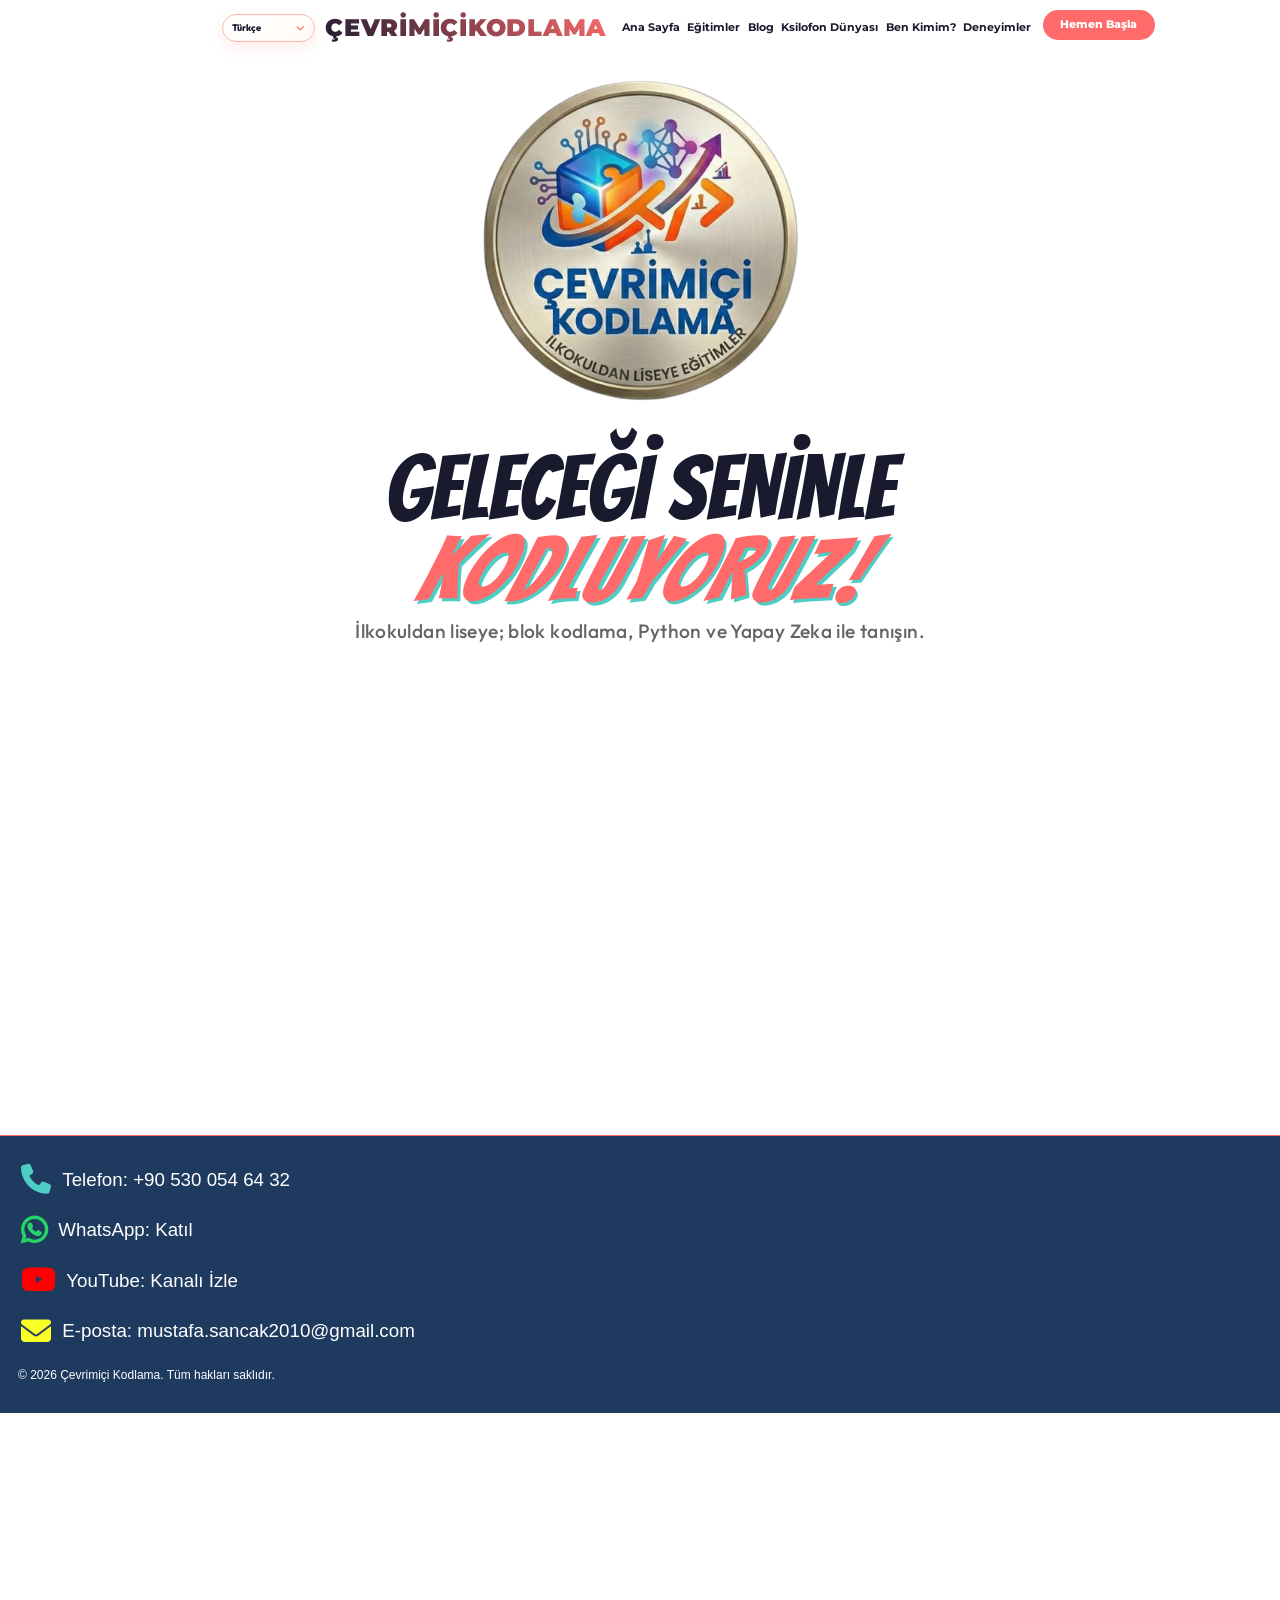
<file: index.html>
<!DOCTYPE html>
<html lang="tr">
<head>
    <meta charset="UTF-8">
    <meta name="viewport" content="width=device-width, initial-scale=1.0">
    <meta name="description" content="Ege Üniversitesi mezunu eğitmenden profesyonel blok ve metin tabanlı kodlama eğitimleri. Çocuklar ve gençler için modern programlama dersleri ve teknoloji danışmanlığı.">
    <meta name="keywords" content="design, dizayn, tasarım, programlama, program, programming,kodlama">
    <title>Çevrimiçi Kodlama | Geleceği Kodla</title>
    <link rel="icon" type="image/png" href="logo.png">
    <link rel="apple-touch-icon" href="logo.png">
    
    <link rel="stylesheet" href="https://cdnjs.cloudflare.com/ajax/libs/font-awesome/6.5.1/css/all.min.css">
    <link href="https://cdn.jsdelivr.net/npm/bootstrap@5.3.2/dist/css/bootstrap.min.css" rel="stylesheet">
    <link rel="stylesheet" href="style.css">
    <link href="https://unpkg.com/aos@2.3.1/dist/aos.css" rel="stylesheet">
    <link href="https://fonts.googleapis.com/css2?family=Bangers&family=Montserrat:wght@700;900&family=Outfit:wght@400;800&display=swap" rel="stylesheet">
    <link href="https://fonts.googleapis.com/css2?family=Dancing+Script:wght@400;700&display=swap" rel="stylesheet">
    <link href="https://fonts.googleapis.com/css2?family=Archivo+Black&display=swap" rel="stylesheet">

    <script>
        window.addEventListener('scroll', function() {
            if (window.innerWidth <= 768) return; // Mobilde kaydırma opaklık animasyonunu kapat
            const sections = document.querySelectorAll('section');
            sections.forEach(section => {
                const rect = section.getBoundingClientRect();
                const viewHeight = window.innerHeight;
                let opacity = 1 - (Math.abs(rect.top) / (viewHeight / 1.5));
                if (opacity < 0) opacity = 0;
                if (opacity > 1) opacity = 1;
                section.style.opacity = opacity;
            });
        });
    </script>
</head>
<body>

    <nav class="navbar navbar-expand-lg fixed-top bg-white shadow-sm">
        <div class="container">
            <a class="navbar-brand nav-logo" href="index.html"><b><span>Çevrimiçi</span> Kodlama</b></a>
            <button class="navbar-toggler collapsed" type="button" aria-expanded="false">
            <span class="navbar-toggler-icon"></span>
            </button>
            <div class="collapse navbar-collapse justify-content-end" id="navbarNav">
                <div>
                    <ul class="navbar-nav ms-auto align-items-center">
                        <li class="nav-item"><a class="nav-link fw-bold" href="index.html">Ana Sayfa</a></li>
                        <li class="nav-item"><a class="nav-link fw-bold" href="#courses">Eğitimler</a></li>
                        <li class="nav-item">
                            <a class="nav-link" href="blog.html">Blog</a>
                        </li>
                        <li class="nav-item">
                            <a class="nav-link" href="app.html">Ksilofon Dünyası
                            </a>
                        </li>
                        <li class="nav-item"><a class="nav-link fw-bold" href="about.html">Ben Kimim?</a></li>
                        <li class="nav-item"><a class="nav-link fw-bold" href="about.html#experience">Deneyimler</a></li>
                        <li class="nav-item">
                            <a class="nav-link nav-btn" href="basla.html">
                            <span class="btn-text">Hemen Başla</span>
                            <span class="btn-icon"><i class="fas fa-arrow-right"></i></span>
                            </a>
                        </li>
                    </ul>
                </div>
            </div>
        </div>
    </nav>

    <section id="home" class="hero d-flex align-items-center justify-content-center">
        <div class="container text-center" data-aos="zoom-in">
            <div  class="logo-wrapper mb-4 mt-4">
                <img src="logo.png" alt="Logo" class="main-logo img-fluid">
            </div>
            <h1 class="hero-title">GELECEĞİ SENİNLE <br><span>KODLUYORUZ!</span></h1>
            <p id="courses" class="hero-subtitle mx-auto">İlkokuldan liseye; blok kodlama, Python ve Yapay Zeka ile tanışın.</p>
        </div>
    </section>

    <section class="py-3 mb-5 no-opacity-animation">
        <div class="container text-center">
            <h2 class="section-title mb-5 mt-2 pb-2" data-aos="fade-up">EĞİTİM PROGRAMLARIMIZ</h2>
            <div class="row g-4 justify-content-center">
                
                <div class="col-12 col-md-6 col-lg-4 d-flex justify-content-center" data-aos="fade-up">
                    <div class="course-card">
                        <div class="card-inner">
                            <div class="card-front blue-card">
                                <div class="card-icon">🧩</div>
                                <h3>Blok Kodlama</h3>
                            </div>
                            <div class="card-back">
                                <p>Eğlenceli bloklarla algoritma dünyasına adım at!</p>
                                <button class="btn btn-light rounded-pill fw-bold"><a href="detay-blok-programlama.html">Detaylar</a></button>
                            </div>
                        </div>
                    </div>
                </div>

                <div class="col-12 col-md-6 col-lg-4 d-flex justify-content-center" data-aos="fade-up">
                    <div class="course-card">
                        <div class="card-inner">
                            <div class="card-front orange-card">
                                <div class="card-icon">🐍</div>
                                <h3>Python</h3>
                            </div>
                            <div class="card-back orange-bg">
                                <p>Lise seviyesinde gerçek dünya projeleri!</p>
                                <button class="btn btn-light rounded-pill fw-bold"><a href="detay-python-1.html">Detaylar</a></button>
                            </div>
                        </div>
                    </div>
                </div>

                <div class="col-12 col-md-6 col-lg-4 d-flex justify-content-center" data-aos="fade-up">
                    <div class="course-card">
                        <div class="card-inner">
                            <div class="card-front purple-card">
                                <div class="card-icon">🤖</div>
                                <h3>Yapay Zeka</h3>
                            </div>
                            <div class="card-back purple-bg">
                                <p>Kendi modellerini eğit, geleceği yönet!</p>
                                <button class="btn btn-light rounded-pill fw-bold"><a href="detay-yapay-zeka.html">Detaylar</a></button>
                            </div>
                        </div>
                    </div>
                </div>

            </div>
        </div>
    </section>

    <script src="https://cdn.jsdelivr.net/npm/bootstrap@5.3.2/dist/js/bootstrap.bundle.min.js"></script>
    <script src="https://unpkg.com/aos@2.3.1/dist/aos.js"></script>
    <script src="menu.js"></script>
    <script>AOS.init({ duration: 1000, once: true });</script>

    <footer style="background: #1e3a5f !important; padding: 20px 0 !important; border-top: 1px solid #FF6B6B !important; color: white !important; font-family: sans-serif !important;">
        <div class="row row-cols-1 row-cols-md-3 g-2 ps-3 ms-2 align-items-center" style="display: flex; justify-content: space-between; align-items: center; max-width: 1200px; margin: 0 auto; padding: 10px 0px;">
            <div style="margin-bottom: 25px;">
                <a href="tel:+905300546432" style="text-decoration: none !important; color: white !important;">
                    <i class="fas fa-phone" style="color: #4ECDC4 !important; font-size: 40px !important; margin-right: 15px;"></i>
                </a>
                <span style="font-size: 25px !important; color: white !important;"> <a href="tel:+905300546432" style="text-decoration: none !important; color: white !important;"> Telefon: +90 530 054 64 32</a></span>
            </div>
            <div style="margin-bottom: 25px;">
                <a href="https://chat.whatsapp.com/ETuZ0IPDa7JHbv3ZVSFYJx" target="_blank" style="text-decoration: none !important; color: white !important;">
                    <i class="fab fa-whatsapp" style="color: #25D366 !important; font-size: 40px !important; margin-right: 15px;"></i>
                </a>
                <span style="font-size: 25px !important; color: white !important;"> <a href="https://chat.whatsapp.com/ETuZ0IPDa7JHbv3ZVSFYJx" target="_blank" style="text-decoration: none !important; color: white !important;"> WhatsApp: Katıl</a> </span> 
            </div>
            <div style="margin-bottom: 25px;">
                <a href="https://www.youtube.com/channel/UCwdBvqKDwGs5wW6Aza8uNfg" target="_blank" style="text-decoration: none !important; color: white !important;">
                    <i class="fab fa-youtube" style="color: #FF0000 !important; font-size: 40px !important; margin-right: 15px;"></i>
                </a>
                <span style="font-size: 25px !important; color: white !important;"> <a href="https://www.youtube.com/channel/UCwdBvqKDwGs5wW6Aza8uNfg" target="_blank" style="text-decoration: none !important; color: white !important;"> YouTube: Kanalı İzle</a></span>
            </div>
            <div style="margin-bottom: 25px;">
                <a href="mailto:mustafa.sancak2010@gmail.com" target="_blank" style="text-decoration: none !important; color: white !important;">
                    <i class="fas fa-envelope" style="color: rgb(251, 255, 40) !important; font-size: 40px !important; margin-right: 15px;"></i>
                </a>
                <span style="font-size: 25px !important; color: white !important;"> <a href="mailto:mustafa.sancak2010@gmail.com" target="_blank" style="text-decoration: none !important; color: white !important;"> E-posta: mustafa.sancak2010@gmail.com</a></span>
            </div>
            
            <div class="container text-center py-2">
            <p class="mb-0">&copy; 2026 Çevrimiçi Kodlama. Tüm hakları saklıdır.</p>
            </div>
        </div>
    </footer>
    <script>
        (function() {
            var btn = document.createElement('button');
            btn.className = 'scroll-to-top';
            btn.type = 'button';
            btn.title = 'Yukarı çık';
            btn.innerHTML = '<i class="fas fa-chevron-up"></i>';
            document.body.appendChild(btn);

            function updateButton() {
                if (window.scrollY > 220) {
                    btn.classList.add('show');
                } else {
                    btn.classList.remove('show');
                }
            }

            window.addEventListener('scroll', updateButton);
            btn.addEventListener('click', function() {
                smoothScrollToTop(600);
            });

            function smoothScrollToTop(duration) {
                var start = window.scrollY || window.pageYOffset;
                var startTime = performance.now();

                function scroll() {
                    var now = performance.now();
                    var time = Math.min(1, ((now - startTime) / duration));
                    var eased = 1 - Math.pow(1 - time, 3);
                    window.scrollTo(0, Math.floor(start * (1 - eased)));
                    if (time < 1) {
                        requestAnimationFrame(scroll);
                    }
                }

                requestAnimationFrame(scroll);
            }

            updateButton();
        })();
    </script></body>
</html>
</file>
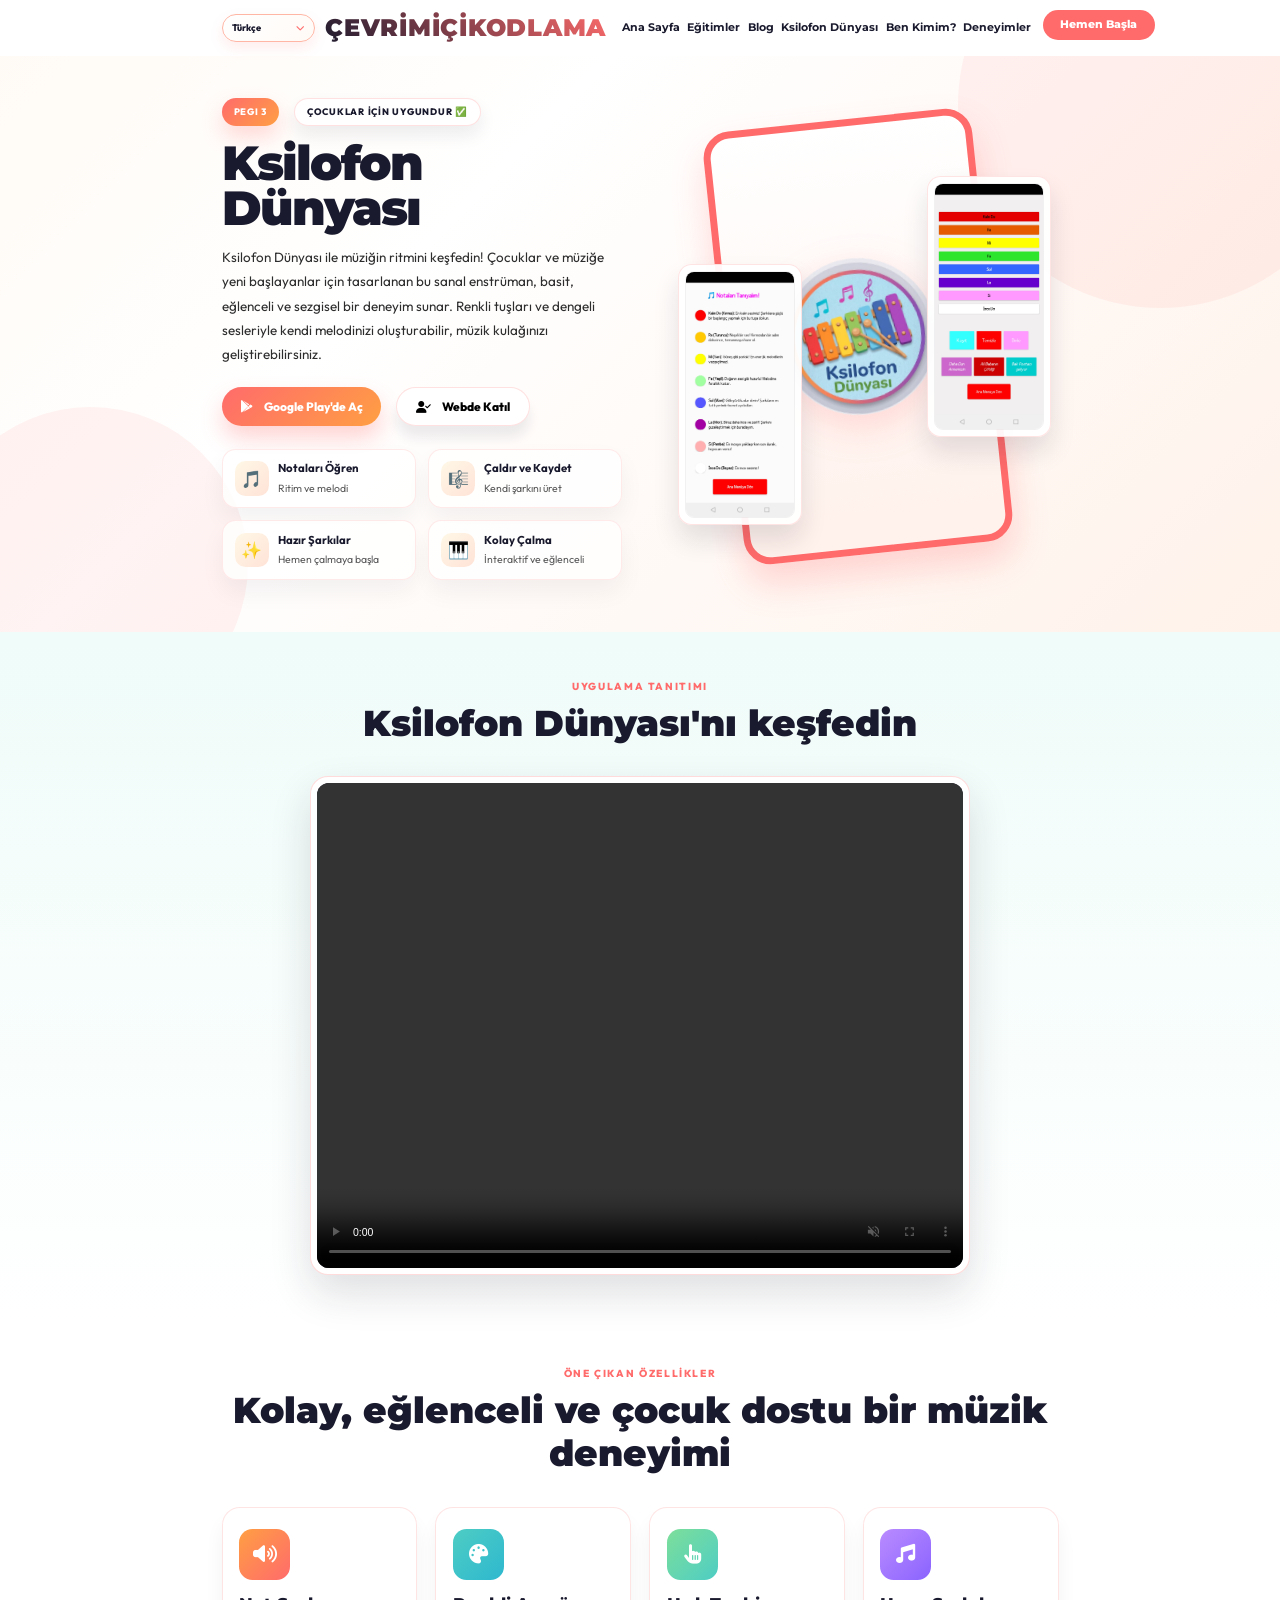
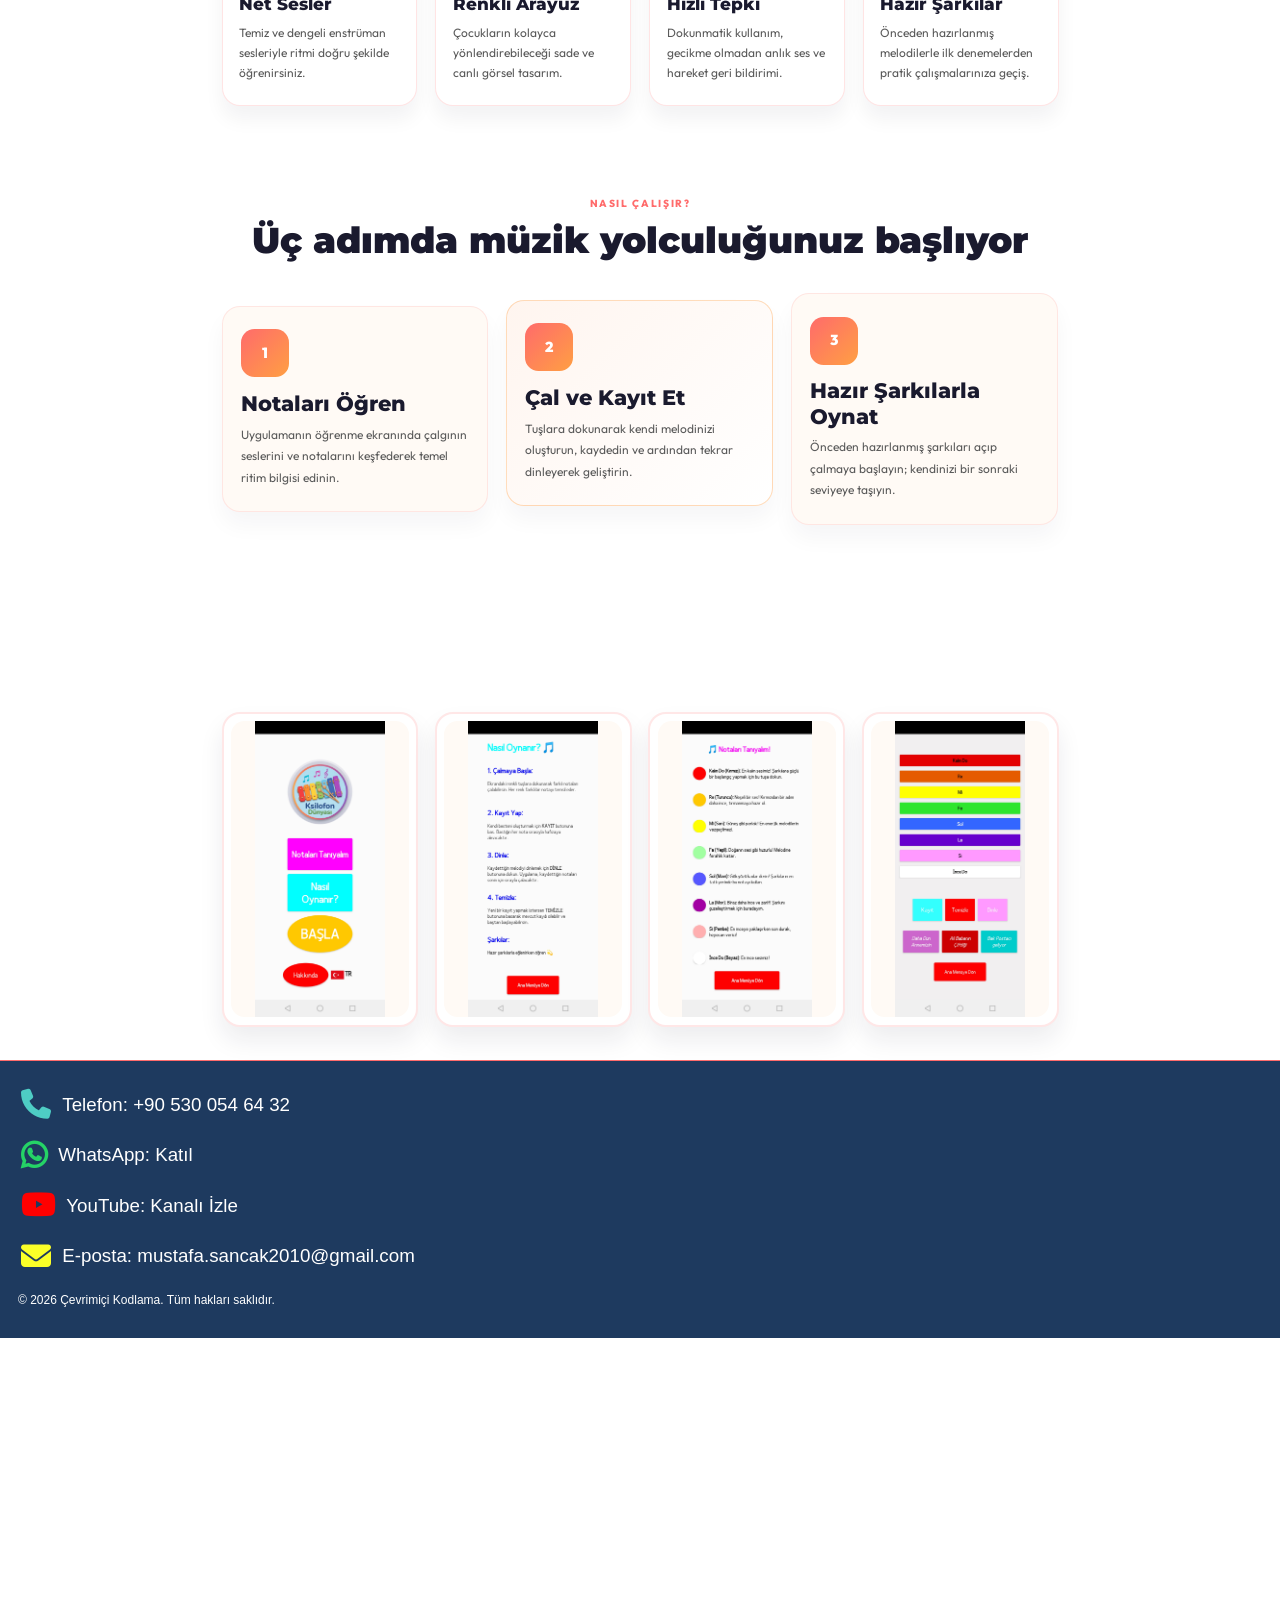
<file: app.html>
<!DOCTYPE html>
<html lang="tr">
<head>
    <meta charset="UTF-8">
    <meta name="viewport" content="width=device-width, initial-scale=1.0">
    <meta name="description" content="Ege Üniversitesi mezunu eğitmenden profesyonel blok ve metin tabanlı kodlama eğitimleri. Çocuklar ve gençler için modern programlama dersleri ve teknoloji danışmanlığı.">
    <meta name="keywords" content="design, dizayn, tasarım, programlama, program, programming,kodlama">
    <title>Çevrimiçi Kodlama | Geleceği Kodla</title>
    <link rel="icon" type="image/png" href="logo.png">
    <link rel="apple-touch-icon" href="logo.png">
    
    <link rel="stylesheet" href="https://cdnjs.cloudflare.com/ajax/libs/font-awesome/6.5.1/css/all.min.css">
    <link href="https://cdn.jsdelivr.net/npm/bootstrap@5.3.2/dist/css/bootstrap.min.css" rel="stylesheet">
    <link rel="stylesheet" href="style.css">
    <link href="https://unpkg.com/aos@2.3.1/dist/aos.css" rel="stylesheet">
    <link href="https://fonts.googleapis.com/css2?family=Bangers&family=Montserrat:wght@700;900&family=Outfit:wght@400;800&display=swap" rel="stylesheet">
    <link href="https://fonts.googleapis.com/css2?family=Dancing+Script:wght@400;700&display=swap" rel="stylesheet">
    <link href="https://fonts.googleapis.com/css2?family=Archivo+Black&display=swap" rel="stylesheet">
</head>
<body>

    <nav class="navbar navbar-expand-lg fixed-top bg-white shadow-sm">
        <div class="container">
            <a class="navbar-brand nav-logo" href="index.html"><b><span>Çevrimiçi</span> Kodlama</b></a>
            <button class="navbar-toggler collapsed" type="button" aria-expanded="false">
            <span class="navbar-toggler-icon"></span>
            </button>
            <div class="collapse navbar-collapse justify-content-end" id="navbarNav">
                <div>
                    <ul class="navbar-nav ms-auto align-items-center">
                        <li class="nav-item"><a class="nav-link fw-bold" href="index.html">Ana Sayfa</a></li>
                        <li class="nav-item"><a class="nav-link fw-bold" href="#courses">Eğitimler</a></li>
                        <li class="nav-item">
                            <a class="nav-link" href="blog.html">Blog</a>
                        </li>
                        <li class="nav-item">
                            <a class="nav-link" href="app.html">Ksilofon Dünyası
                            </a>
                        </li>
                        <li class="nav-item"><a class="nav-link fw-bold" href="about.html">Ben Kimim?</a></li>
                        <li class="nav-item"><a class="nav-link fw-bold" href="about.html#experience">Deneyimler</a></li>
                        <li class="nav-item">
                            <a class="nav-link nav-btn" href="basla.html">
                            <span class="btn-text">Hemen Başla</span>
                            <span class="btn-icon"><i class="fas fa-arrow-right"></i></span>
                            </a>
                        </li>
                    </ul>
                </div>
            </div>
        </div>
    </nav>

    <section class="app-showcase">
        <div class="container">
            <div class="row align-items-center g-5 pt-3">
                <div class="col-lg-6" data-aos="fade-right">
                    <div class="app-badge-row">
                        <span class="app-pill">PEGI 3</span>
                        <span class="app-pill app-pill-soft">Çocuklar için uygundur ✅</span>
                    </div>

                    <h1 class="app-showcase-title">Ksilofon Dünyası</h1>
                    <p class="app-showcase-text">
                        Ksilofon Dünyası ile müziğin ritmini keşfedin! Çocuklar ve müziğe yeni başlayanlar için tasarlanan bu sanal enstrüman, basit, eğlenceli ve sezgisel bir deneyim sunar. Renkli tuşları ve dengeli sesleriyle kendi melodinizi oluşturabilir, müzik kulağınızı geliştirebilirsiniz.
                    </p>

                    <div class="app-cta">
                        <a href="https://play.google.com/store/apps/details?id=appinventor.ai_mustafa_sancak2010.KsilofonDunyasi" target="_blank" rel="noopener" class="app-store-btn">
                            <i class="fab fa-google-play"></i> Google Play'de Aç
                        </a>
                        <a href="https://play.google.com/apps/testing/appinventor.ai_mustafa_sancak2010.KsilofonDunyasi" target="_blank" rel="noopener" class="app-test-btn">
                            <i class="fas fa-user-check"></i> Webde Katıl
                        </a>
                    </div>

                    <div class="app-quick-stats">
                        <div class="stat-card">
                            <span class="stat-icon">🎵</span>
                            <div>
                                <strong>Notaları Öğren</strong>
                                <small>Ritim ve melodi</small>
                            </div>
                        </div>
                        <div class="stat-card">
                            <span class="stat-icon">🎼</span>
                            <div>
                                <strong>Çaldır ve Kaydet</strong>
                                <small>Kendi şarkını üret</small>
                            </div>
                        </div>
                        <div class="stat-card">
                            <span class="stat-icon">✨</span>
                            <div>
                                <strong>Hazır Şarkılar</strong>
                                <small>Hemen çalmaya başla</small>
                            </div>
                        </div>
                        <div class="stat-card">
                            <span class="stat-icon">🎹</span>
                            <div>
                                <strong>Kolay Çalma</strong>
                                <small>İnteraktif ve eğlenceli</small>
                            </div>
                        </div>
                    </div>
                </div>

                <div class="col-lg-6" data-aos="fade-left">
                    <div class="app-visual">
                        <div class="app-phone-frame">
                            <img src="app.png" alt="Ksilofon Dünyası uygulama logosu" class="app-logo-image">
                        </div>

                        <div class="floating-screen floating-screen-left">
                            <img src="app_goruntuler/nota_tanıtımı.jpg" alt="Nota tanıtımı" />
                        </div>

                        <div class="floating-screen floating-screen-right">
                            <img src="app_goruntuler/playmusic.jpg" alt="Müzik çalma ekranı" />
                        </div>
                    </div>
                </div>
            </div>
        </div>
    </section>

    <section class="app-video-section">
        <div class="container">
            <div class="section-heading" data-aos="fade-up">
                <p class="eyebrow">Uygulama Tanıtımı</p>
                <h2>Ksilofon Dünyası'nı keşfedin</h2>
            </div>
            <div class="app-video-frame" data-aos="zoom-in">
                <video id="app-promo-video" controls playsinline muted loop preload="metadata" aria-label="Ksilofon Dünyası uygulama tanıtım videosu">
                    <source src="ksilofon_tanitim_4x3.mp4" type="video/mp4">
                    Tarayıcınız video oynatmayı desteklemiyor.
                </video>
            </div>
        </div>
    </section>

    <section class="app-features">
        <div class="container">
            <div class="section-heading" data-aos="fade-up">
                <p class="eyebrow">Öne Çıkan Özellikler</p>
                <h2>Kolay, eğlenceli ve çocuk dostu bir müzik deneyimi</h2>
            </div>

            <div class="row g-4">
                <div class="col-md-6 col-lg-3" data-aos="zoom-in" data-aos-delay="50">
                    <div class="feature-card">
                        <div class="feature-icon orange"><i class="fas fa-volume-up"></i></div>
                        <h3>Net Sesler</h3>
                        <p>Temiz ve dengeli enstrüman sesleriyle ritmi doğru şekilde öğrenirsiniz.</p>
                    </div>
                </div>

                <div class="col-md-6 col-lg-3" data-aos="zoom-in" data-aos-delay="100">
                    <div class="feature-card">
                        <div class="feature-icon blue"><i class="fas fa-palette"></i></div>
                        <h3>Renkli Arayüz</h3>
                        <p>Çocukların kolayca yönlendirebileceği sade ve canlı görsel tasarım.</p>
                    </div>
                </div>

                <div class="col-md-6 col-lg-3" data-aos="zoom-in" data-aos-delay="150">
                    <div class="feature-card">
                        <div class="feature-icon green"><i class="fas fa-hand-pointer"></i></div>
                        <h3>Hızlı Tepki</h3>
                        <p>Dokunmatik kullanım, gecikme olmadan anlık ses ve hareket geri bildirimi.</p>
                    </div>
                </div>

                <div class="col-md-6 col-lg-3" data-aos="zoom-in" data-aos-delay="200">
                    <div class="feature-card">
                        <div class="feature-icon purple"><i class="fas fa-music"></i></div>
                        <h3>Hazır Şarkılar</h3>
                        <p>Önceden hazırlanmış melodilerle ilk denemelerden pratik çalışmalarınıza geçiş.</p>
                    </div>
                </div>
            </div>
        </div>
    </section>

    <section class="app-steps">
        <div class="container">
            <div class="section-heading" data-aos="fade-up">
                <p class="eyebrow">Nasıl Çalışır?</p>
                <h2>Üç adımda müzik yolculuğunuz başlıyor</h2>
            </div>

            <div class="row g-4 align-items-center">
                <div class="col-lg-4" data-aos="fade-up" data-aos-delay="50">
                    <div class="step-card">
                        <span class="step-number">1</span>
                        <h3>Notaları Öğren</h3>
                        <p>Uygulamanın öğrenme ekranında çalgının seslerini ve notalarını keşfederek temel ritim bilgisi edinin.</p>
                    </div>
                </div>

                <div class="col-lg-4" data-aos="fade-up" data-aos-delay="100">
                    <div class="step-card highlight-card">
                        <span class="step-number">2</span>
                        <h3>Çal ve Kayıt Et</h3>
                        <p>Tuşlara dokunarak kendi melodinizi oluşturun, kaydedin ve ardından tekrar dinleyerek geliştirin.</p>
                    </div>
                </div>

                <div class="col-lg-4" data-aos="fade-up" data-aos-delay="150">
                    <div class="step-card">
                        <span class="step-number">3</span>
                        <h3>Hazır Şarkılarla Oynat</h3>
                        <p>Önceden hazırlanmış şarkıları açıp çalmaya başlayın; kendinizi bir sonraki seviyeye taşıyın.</p>
                    </div>
                </div>
            </div>
        </div>
    </section>

    <section class="app-gallery">
        <div class="container pb-4">
            <div class="section-heading" data-aos="fade-up">
                <p class="eyebrow">Uygulama İçinden Görünümler</p>
                <h2>Renkli ve eğlenceli arayüzün detayları</h2>
            </div>

            <div class="gallery-grid">
                <div class="gallery-card" data-aos="zoom-in" data-aos-delay="50" style="opacity: 1 !important; transform: none !important;">
                    <img src="app_goruntuler/ana_ekran.jpg" alt="Ana ekran" />
                </div>
                <div class="gallery-card" data-aos="zoom-in" data-aos-delay="100" style="opacity: 1 !important; transform: none !important;">
                    <img src="app_goruntuler/howtoplay.jpg" alt="Nasıl oynanır" />
                </div>
                <div class="gallery-card" data-aos="zoom-in" data-aos-delay="200" style="opacity: 1 !important; transform: none !important;">
                    <img src="app_goruntuler/nota_tanıtımı.jpg" alt="Nota tanıtımı" />
                </div>
                <div class="gallery-card" data-aos="zoom-in" data-aos-delay="250" style="opacity: 1 !important; transform: none !important;">
                    <img src="app_goruntuler/playmusic.jpg" alt="Müzik çalma" />
                </div>
            </div>
        </div>
    </section>

    <script src="https://cdn.jsdelivr.net/npm/bootstrap@5.3.2/dist/js/bootstrap.bundle.min.js"></script>
    <script src="https://unpkg.com/aos@2.3.1/dist/aos.js"></script>
    <script src="menu.js"></script>
    <script>
        AOS.init({
            duration: 1000,
            once: true,
            disable: function() {
                return window.innerWidth < 768;
            }
        });

        (function() {
            var video = document.getElementById('app-promo-video');
            var isInView = false;

            function updatePlayback() {
                if (isInView && !document.hidden) {
                    var playRequest = video.play();
                    if (playRequest) {
                        playRequest.catch(function() {});
                    }
                } else {
                    video.pause();
                }
            }

            document.addEventListener('visibilitychange', updatePlayback);

            if ('IntersectionObserver' in window) {
                var observer = new IntersectionObserver(function(entries) {
                    entries.forEach(function(entry) {
                        isInView = entry.isIntersecting;
                        updatePlayback();
                    });
                }, { threshold: 0.25 });
                observer.observe(video);
            }
        })();
    </script>

    <footer style="background: #1e3a5f !important; padding: 20px 0 !important; border-top: 1px solid #FF6B6B !important; color: white !important; font-family: sans-serif !important;">
        <div class="row row-cols-1 row-cols-md-3 g-2 ps-3 ms-2 align-items-center" style="display: flex !important; flex-direction: column !important; justify-content: flex-start !important; align-items: flex-start !important; gap: 18px !important; max-width: 1200px; margin: 0 auto; padding: 10px 0px;">
            <div style="margin-bottom: 0; width: 100%; display: flex; align-items: center; justify-content: flex-start;">
                <a href="tel:+905300546432" style="text-decoration: none !important; color: white !important;">
                    <i class="fas fa-phone" style="color: #4ECDC4 !important; font-size: 40px !important; margin-right: 15px;"></i>
                </a>
                <span style="font-size: 25px !important; color: white !important;"> <a href="tel:+905300546432" style="text-decoration: none !important; color: white !important;"> Telefon: +90 530 054 64 32</a></span>
            </div>
            <div style="margin-bottom: 0; width: 100%; display: flex; align-items: center; justify-content: flex-start;">
                <a href="https://chat.whatsapp.com/ETuZ0IPDa7JHbv3ZVSFYJx" target="_blank" style="text-decoration: none !important; color: white !important;">
                    <i class="fab fa-whatsapp" style="color: #25D366 !important; font-size: 40px !important; margin-right: 15px;"></i>
                </a>
                <span style="font-size: 25px !important; color: white !important;"> <a href="https://chat.whatsapp.com/ETuZ0IPDa7JHbv3ZVSFYJx" target="_blank" style="text-decoration: none !important; color: white !important;"> WhatsApp: Katıl</a> </span> 
            </div>
            <div style="margin-bottom: 0; width: 100%; display: flex; align-items: center; justify-content: flex-start;">
                <a href="https://www.youtube.com/channel/UCwdBvqKDwGs5wW6Aza8uNfg" target="_blank" style="text-decoration: none !important; color: white !important;">
                    <i class="fab fa-youtube" style="color: #FF0000 !important; font-size: 40px !important; margin-right: 15px;"></i>
                </a>
                <span style="font-size: 25px !important; color: white !important;"> <a href="https://www.youtube.com/channel/UCwdBvqKDwGs5wW6Aza8uNfg" target="_blank" style="text-decoration: none !important; color: white !important;"> YouTube: Kanalı İzle</a></span>
            </div>
            <div style="margin-bottom: 0; width: 100%; display: flex; align-items: center; justify-content: flex-start;">
                <a href="mailto:mustafa.sancak2010@gmail.com" target="_blank" style="text-decoration: none !important; color: white !important;">
                    <i class="fas fa-envelope" style="color: rgb(251, 255, 40) !important; font-size: 40px !important; margin-right: 15px;"></i>
                </a>
                <span style="font-size: 25px !important; color: white !important;"> <a href="mailto:mustafa.sancak2010@gmail.com" target="_blank" style="text-decoration: none !important; color: white !important;"> E-posta: mustafa.sancak2010@gmail.com</a></span>
            </div>
            
            <div class="container text-center py-2" style="width: 100%; text-align: left; padding-left: 0;">
            <p class="mb-0">&copy; 2026 Çevrimiçi Kodlama. Tüm hakları saklıdır.</p>
            </div>
        </div>
    </footer>
    <script>
        (function() {
            var btn = document.createElement('button');
            btn.className = 'scroll-to-top';
            btn.type = 'button';
            btn.title = 'Yukarı çık';
            btn.innerHTML = '<i class="fas fa-chevron-up"></i>';
            document.body.appendChild(btn);

            function updateButton() {
                if (window.scrollY > 220) {
                    btn.classList.add('show');
                } else {
                    btn.classList.remove('show');
                }
            }

            window.addEventListener('scroll', updateButton);
            btn.addEventListener('click', function() {
                smoothScrollToTop(600);
            });

            function smoothScrollToTop(duration) {
                var start = window.scrollY || window.pageYOffset;
                var startTime = performance.now();

                function scroll() {
                    var now = performance.now();
                    var time = Math.min(1, ((now - startTime) / duration));
                    var eased = 1 - Math.pow(1 - time, 3);
                    window.scrollTo(0, Math.floor(start * (1 - eased)));
                    if (time < 1) {
                        requestAnimationFrame(scroll);
                    }
                }

                requestAnimationFrame(scroll);
            }

            updateButton();
        })();
    </script></body>
</html>
</file>
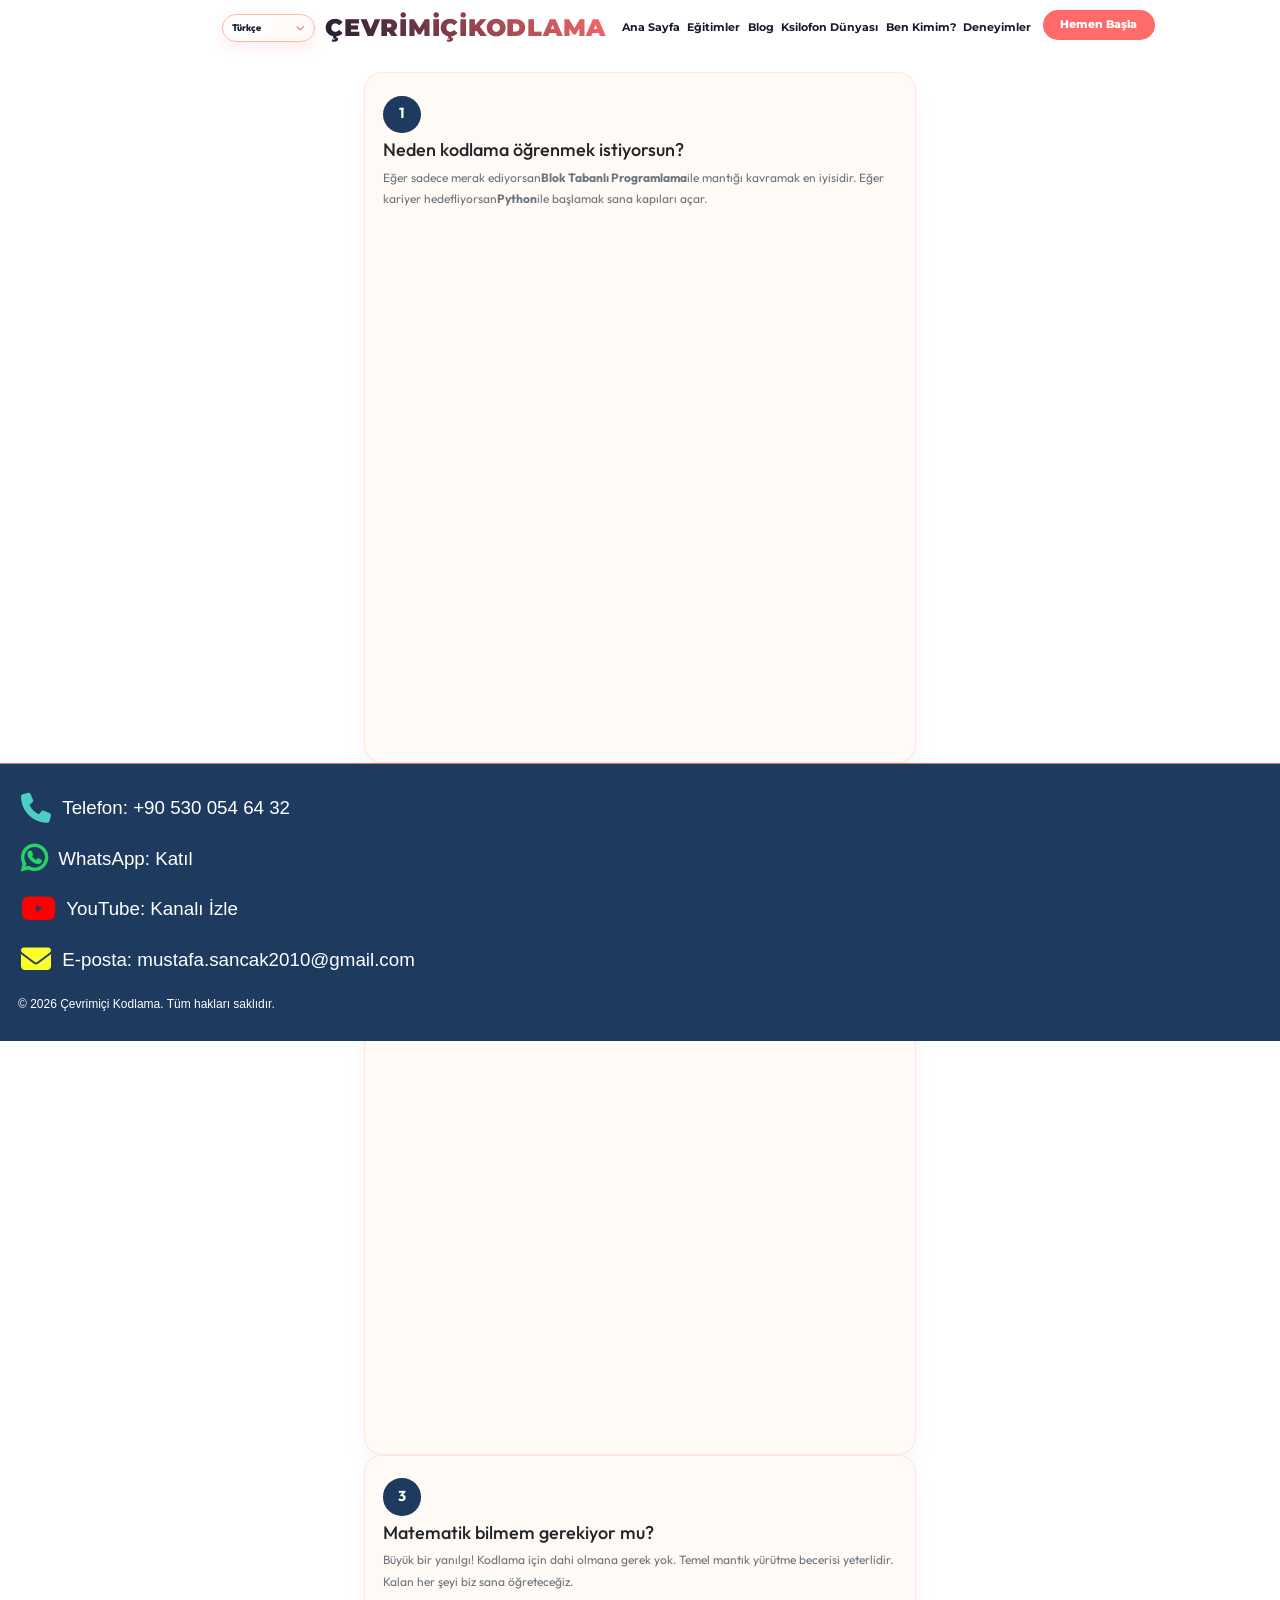
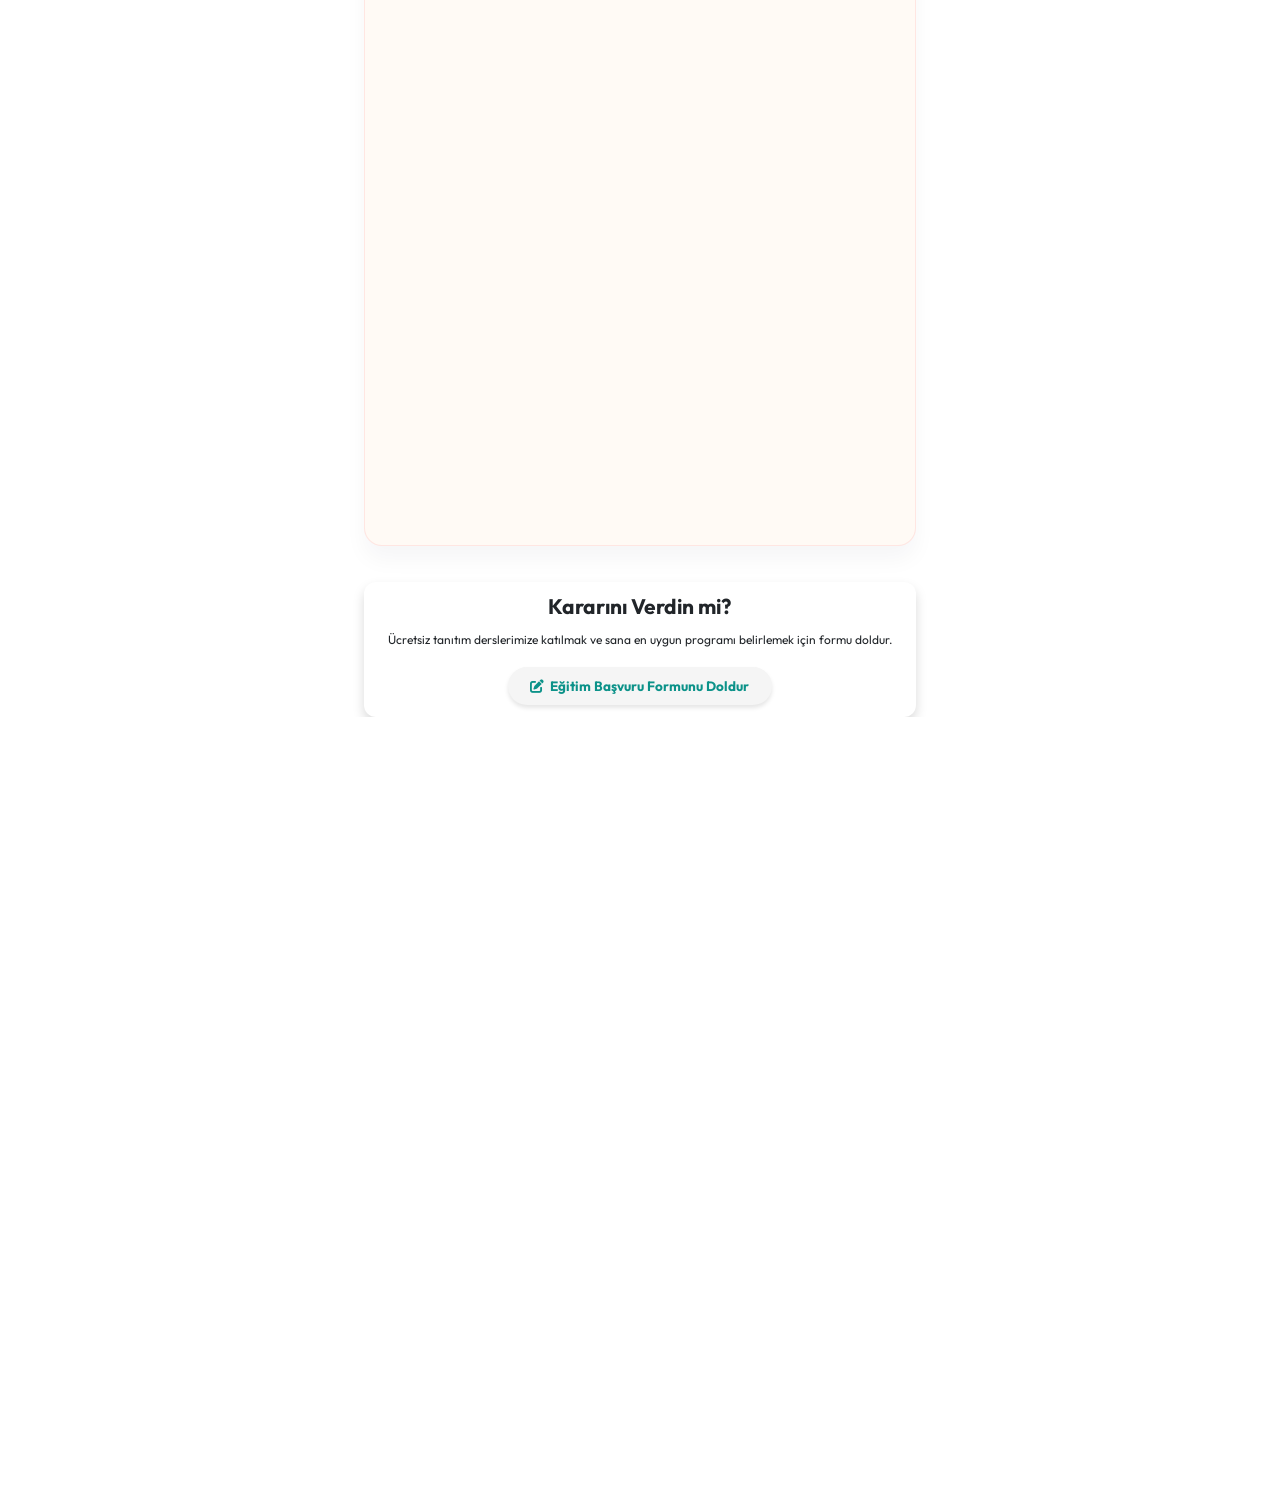
<file: basla.html>
<!DOCTYPE html>
<html lang="tr">
<head>
    <meta charset="UTF-8">
    <meta name="viewport" content="width=device-width, initial-scale=1.0">
    <meta name="description" content="Ege Üniversitesi mezunu eğitmenden profesyonel blok ve metin tabanlı kodlama eğitimleri. Çocuklar ve gençler için modern programlama dersleri ve teknoloji danışmanlığı.">
    <meta name="keywords" content="design, dizayn, tasarım, programlama, program, programming,kodlama">
    <title>Kodlamaya Nereden Başlamalıyım? | Çevrimiçi Kodlama</title>
    
    <link rel="icon" type="image/png" href="logo.png">
    <link rel="apple-touch-icon" href="logo.png">
    
    <link rel="stylesheet" href="https://cdnjs.cloudflare.com/ajax/libs/font-awesome/6.5.1/css/all.min.css">
    <link href="https://cdn.jsdelivr.net/npm/bootstrap@5.3.2/dist/css/bootstrap.min.css" rel="stylesheet">
    <link rel="stylesheet" href="style.css">
    <link href="https://unpkg.com/aos@2.3.1/dist/aos.css" rel="stylesheet">
    <link href="https://fonts.googleapis.com/css2?family=Bangers&family=Montserrat:wght@700;900&family=Outfit:wght@400;800&display=swap" rel="stylesheet">
    <link href="https://fonts.googleapis.com/css2?family=Dancing+Script:wght@400;700&display=swap" rel="stylesheet">
    <link href="https://fonts.googleapis.com/css2?family=Archivo+Black&display=swap" rel="stylesheet">
    <link href="https://unpkg.com/aos@2.3.1/dist/aos.css" rel="stylesheet">
    <link href="https://fonts.googleapis.com/css2?family=Bangers&family=Montserrat:wght@700;900&family=Outfit:wght@400;800&display=swap" rel="stylesheet">
    <link href="https://fonts.googleapis.com/css2?family=Archivo+Black&display=swap" rel="stylesheet">
    <link rel="stylesheet" href="https://cdnjs.cloudflare.com/ajax/libs/font-awesome/6.5.1/css/all.min.css">

    
    <style>
        /* Footer'ı aşağı itmek için gerekli yapı */
        body {
            display: flex;
            flex-direction: column;
            min-height: 100vh; /* Ekran yüksekliğinin tamamını kapla */
            margin: 0;
        }
        .main-content {
            flex: 1; /* İçeriği orta kısma yay, footer'ı aşağı it */
        }
        
        /* Bakınız Kısmı İçin Özel Stil */
        .related-links {
            background: #f8f9fa;
            border-radius: 15px;
            padding: 30px;
            margin: 40px 0;
        }
        .related-card {
            display: block;
            padding: 15px;
            margin: 10px 0;
            background: white;
            border-left: 5px solid #1e3a5f;
            box-shadow: 0 4px 6px rgba(0,0,0,0.1);
            transition: 0.3s;
            text-decoration: none !important;
            color: #1e3a5f !important;
        }
        .related-card:hover {
            transform: translateX(10px);
            background: #1e3a5f;
            color: white !important;
        }
    </style>
</head>
<body>
    <nav class="navbar navbar-expand-lg fixed-top bg-white shadow-sm">
        <div class="container">
            <a class="navbar-brand nav-logo" href="index.html"><b><span>Çevrimiçi</span> Kodlama</b></a>
            <button class="navbar-toggler collapsed" type="button" aria-expanded="false">
            <span class="navbar-toggler-icon"></span>
            </button>
            <div class="collapse navbar-collapse justify-content-end" id="navbarNav">
                <div>
                    <ul class="navbar-nav ms-auto align-items-center">
                        <li class="nav-item"><a class="nav-link fw-bold" href="index.html">Ana Sayfa</a></li>
                        <li class="nav-item"><a class="nav-link fw-bold" href="#courses">Eğitimler</a></li>
                        <li class="nav-item">
                            <a class="nav-link" href="blog.html">Blog</a>
                        </li>
                        <li class="nav-item">
                            <a class="nav-link" href="app.html">Ksilofon Dünyası
                            </a>
                        </li>
                        <li class="nav-item"><a class="nav-link fw-bold" href="about.html">Ben Kimim?</a></li>
                        <li class="nav-item"><a class="nav-link fw-bold" href="about.html#experience">Deneyimler</a></li>
                        <li class="nav-item">
                            <a class="nav-link nav-btn" href="basla.html">
                            <span class="btn-text">Hemen Başla</span>
                            <span class="btn-icon"><i class="fas fa-arrow-right"></i></span>
                            </a>
                        </li>
                    </ul>
                </div>
            </div>
        </div>
    </nav>

    <div class="content container">
        <h1 class="text-center mb-5 fw-bold" style="color: #1e3a5f;">Kodlama Yolculuğuna İlk Adım</h1>
        
        <div class="row justify-content-center">
            <div class="col-md-8">
                
                <div class="step-card">
                    <div class="step-number fw-bold mb-2" style="background: #1e3a5f; color: white; border-radius: 50%; width: 50px; height: 50px; display: flex; align-items: center; justify-content: center; margin-right: 20px;">1</div>
                    <h4>Neden kodlama öğrenmek istiyorsun?</h4>
                    <p class="text-secondary">Eğer sadece merak ediyorsan <b>Blok Tabanlı Programlama</b> ile mantığı kavramak en iyisidir. Eğer kariyer hedefliyorsan <b>Python</b> ile başlamak sana kapıları açar.</p>
                </div>

                <div class="step-card">
                    <div class="step-number fw-bold mb-2" style="background: #1e3a5f; color: white; border-radius: 50%; width: 50px; height: 50px; display: flex; align-items: center; justify-content: center; margin-right: 20px;">2</div>
                    <h4>Günde ne kadar vakit ayırabilirsin?</h4>
                    <p class="text-secondary">Kodlama bir kas gibidir. Günde sadece 30 dakika bile ayırsan, bir yılın sonunda devasa bir ilerleme kaydedersin. Düzenli çalışma, zekadan daha önemlidir.</p>
                </div>

                <div class="step-card">
                    <div class="step-number fw-bold mb-2" style="background: #1e3a5f; color: white; border-radius: 50%; width: 50px; height: 50px; display: flex; align-items: center; justify-content: center; margin-right: 20px;">3</div>
                    <h4>Matematik bilmem gerekiyor mu?</h4>
                    <p class="text-secondary">Büyük bir yanılgı! Kodlama için dahi olmana gerek yok. Temel mantık yürütme becerisi yeterlidir. Kalan her şeyi biz sana öğreteceğiz.</p>
                </div>

                <div class="text-center mt-5 mb-5 pb-3 pt-3 bg-white shadow rounded-4">
                    <h3 class="fw-bold mb-3">Kararını Verdin mi?</h3>
                    <p class="mb-4">Ücretsiz tanıtım derslerimize katılmak ve sana en uygun programı belirlemek için formu doldur.</p>
                    <a href="https://docs.google.com/forms/d/e/1FAIpQLSfyz_JZwwo0eIY7jxOUJr5GV2NO1Ra9I8KxaeqXNpehFAtD5g/viewform?usp=sharing" target="_blank" class="form-btn btn custom-form-btn" style="background: whitesmoke; border: none; font-size: 18px; padding: 12px 30px; color: #1e3a5f; font-weight: bold; border-radius: 30px;">
                        <i class="fas fa-edit me-2" style="color: #0c9289;"></i><span style="color: #0c9289;">Eğitim Başvuru Formunu Doldur</span>
                    </a>
                </div>

            </div>
        </div>
    </div>
    

<footer style="background: #1e3a5f !important; padding: 20px 0 !important; border-top: 1px solid #FF6B6B !important; color: white !important; font-family: sans-serif !important;">
        <div class="row row-cols-1 row-cols-md-3 g-2 ps-3 ms-2 align-items-center" style="display: flex; justify-content: space-between; align-items: center; max-width: 1200px; margin: 0 auto; padding: 10px 0px;">
            <div style="margin-bottom: 25px;">
                <a href="tel:+905300546432" style="text-decoration: none !important; color: white !important;">
                    <i class="fas fa-phone" style="color: #4ECDC4 !important; font-size: 40px !important; margin-right: 15px;"></i>
                </a>
                <span style="font-size: 25px !important; color: white !important;"> <a href="tel:+905300546432" style="text-decoration: none !important; color: white !important;"> Telefon: +90 530 054 64 32</a></span>
            </div>
            <div style="margin-bottom: 25px;">
                <a href="https://chat.whatsapp.com/ETuZ0IPDa7JHbv3ZVSFYJx" target="_blank" style="text-decoration: none !important; color: white !important;">
                    <i class="fab fa-whatsapp" style="color: #25D366 !important; font-size: 40px !important; margin-right: 15px;"></i>
                </a>
                <span style="font-size: 25px !important; color: white !important;"> <a href="https://chat.whatsapp.com/ETuZ0IPDa7JHbv3ZVSFYJx" target="_blank" style="text-decoration: none !important; color: white !important;"> WhatsApp: Katıl</a> </span> 
            </div>
            <div style="margin-bottom: 25px;">
                <a href="https://www.youtube.com/channel/UCwdBvqKDwGs5wW6Aza8uNfg" target="_blank" style="text-decoration: none !important; color: white !important;">
                    <i class="fab fa-youtube" style="color: #FF0000 !important; font-size: 40px !important; margin-right: 15px;"></i>
                </a>
                <span style="font-size: 25px !important; color: white !important;"> <a href="https://www.youtube.com/channel/UCwdBvqKDwGs5wW6Aza8uNfg" target="_blank" style="text-decoration: none !important; color: white !important;"> YouTube: Kanalı İzle</a></span>
            </div>
            <div style="margin-bottom: 25px;">
                <a href="mailto:mustafa.sancak2010@gmail.com" target="_blank" style="text-decoration: none !important; color: white !important;">
                    <i class="fas fa-envelope" style="color: rgb(251, 255, 40) !important; font-size: 40px !important; margin-right: 15px;"></i>
                </a>
                <span style="font-size: 25px !important; color: white !important;"> <a href="mailto:mustafa.sancak2010@gmail.com" target="_blank" style="text-decoration: none !important; color: white !important;"> E-posta: mustafa.sancak2010@gmail.com</a></span>
            </div>
            
            <div class="container text-center py-2">
            <p class="mb-0">&copy; 2026 Çevrimiçi Kodlama. Tüm hakları saklıdır.</p>
            </div>
        </div>
    </footer>
    <script src="https://cdn.jsdelivr.net/npm/bootstrap@5.3.2/dist/js/bootstrap.bundle.min.js"></script>
    <script src="menu.js"></script>
    <script>
        (function() {
            var btn = document.createElement('button');
            btn.className = 'scroll-to-top';
            btn.type = 'button';
            btn.title = 'Yukarı çık';
            btn.innerHTML = '<i class="fas fa-chevron-up"></i>';
            document.body.appendChild(btn);

            function updateButton() {
                if (window.scrollY > 220) {
                    btn.classList.add('show');
                } else {
                    btn.classList.remove('show');
                }
            }

            window.addEventListener('scroll', updateButton);
            btn.addEventListener('click', function() {
                smoothScrollToTop(600);
            });

            function smoothScrollToTop(duration) {
                var start = window.scrollY || window.pageYOffset;
                var startTime = performance.now();

                function scroll() {
                    var now = performance.now();
                    var time = Math.min(1, ((now - startTime) / duration));
                    var eased = 1 - Math.pow(1 - time, 3);
                    window.scrollTo(0, Math.floor(start * (1 - eased)));
                    if (time < 1) {
                        requestAnimationFrame(scroll);
                    }
                }

                requestAnimationFrame(scroll);
            }

            updateButton();
        })();
    </script></body>
</html>
</file>
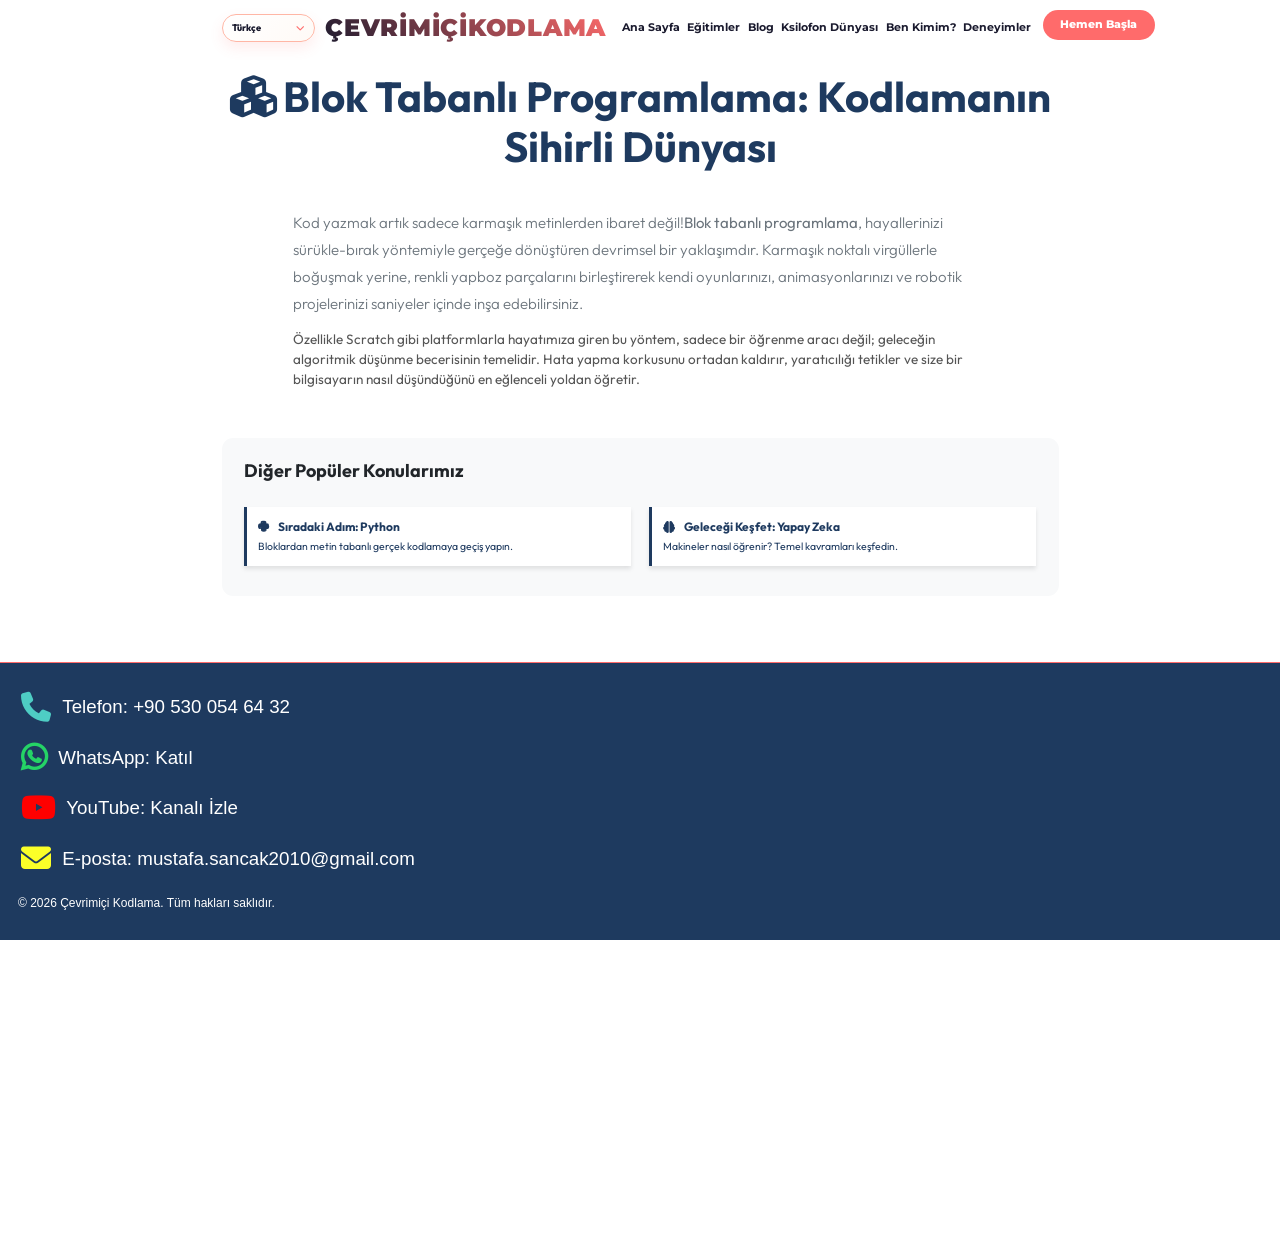
<file: detay-blok-programlama.html>
<!DOCTYPE html>
<html lang="tr">
<head>
    <meta charset="UTF-8">
    <meta name="viewport" content="width=device-width, initial-scale=1.0">
    <meta name="description" content="Ege Üniversitesi mezunu eğitmenden profesyonel blok ve metin tabanlı kodlama eğitimleri. Çocuklar ve gençler için modern programlama dersleri ve teknoloji danışmanlığı.">
    <meta name="keywords" content="design, dizayn, tasarım, programlama, program, programming,kodlama">
    <title>Çevrimiçi Kodlama | Geleceği Kodla</title>
    
    <link rel="icon" type="image/png" href="logo.png">
    <link rel="apple-touch-icon" href="logo.png">

    <link rel="stylesheet" href="https://cdnjs.cloudflare.com/ajax/libs/font-awesome/6.5.1/css/all.min.css">
    <link href="https://cdn.jsdelivr.net/npm/bootstrap@5.3.2/dist/css/bootstrap.min.css" rel="stylesheet">
    <link rel="stylesheet" href="style.css">
    <link href="https://unpkg.com/aos@2.3.1/dist/aos.css" rel="stylesheet">
    <link href="https://fonts.googleapis.com/css2?family=Bangers&family=Montserrat:wght@700;900&family=Outfit:wght@400;800&display=swap" rel="stylesheet">
    <link href="https://fonts.googleapis.com/css2?family=Dancing+Script:wght@400;700&display=swap" rel="stylesheet">
    <link href="https://fonts.googleapis.com/css2?family=Archivo+Black&display=swap" rel="stylesheet">

    
    <style>
        /* Footer'ı aşağı itmek için gerekli yapı */
        body {
            display: flex;
            flex-direction: column;
            min-height: 100vh; /* Ekran yüksekliğinin tamamını kapla */
            margin: 0;
        }
        .main-content {
            flex: 1; /* İçeriği orta kısma yay, footer'ı aşağı it */
        }
        
        /* Bakınız Kısmı İçin Özel Stil */
        .related-links {
            background: #f8f9fa;
            border-radius: 15px;
            padding: 30px;
            margin: 40px 0;
        }
        .related-card {
            display: block;
            padding: 15px;
            margin: 10px 0;
            background: white;
            border-left: 5px solid #1e3a5f;
            box-shadow: 0 4px 6px rgba(0,0,0,0.1);
            transition: 0.3s;
            text-decoration: none !important;
            color: #1e3a5f !important;
        }
        .related-card:hover {
            transform: translateX(10px);
            background: #1e3a5f;
            color: white !important;
        }
    </style>
</head>
<body>

    <nav class="navbar navbar-expand-lg fixed-top bg-white shadow-sm">
        <div class="container">
            <a class="navbar-brand nav-logo" href="index.html"><b><span>Çevrimiçi</span> Kodlama</b></a>
            <button class="navbar-toggler collapsed" type="button" aria-expanded="false">
            <span class="navbar-toggler-icon"></span>
            </button>
            <div class="collapse navbar-collapse justify-content-end" id="navbarNav">
                <div>
                    <ul class="navbar-nav ms-auto align-items-center">
                        <li class="nav-item"><a class="nav-link fw-bold" href="index.html">Ana Sayfa</a></li>
                        <li class="nav-item"><a class="nav-link fw-bold" href="#courses">Eğitimler</a></li>
                        <li class="nav-item">
                            <a class="nav-link" href="blog.html">Blog</a>
                        </li>
                        <li class="nav-item">
                            <a class="nav-link" href="app.html">Ksilofon Dünyası
                            </a>
                        </li>
                        <li class="nav-item"><a class="nav-link fw-bold" href="about.html">Ben Kimim?</a></li>
                        <li class="nav-item"><a class="nav-link fw-bold" href="about.html#experience">Deneyimler</a></li>
                        <li class="nav-item">
                            <a class="nav-link nav-btn" href="basla.html">
                            <span class="btn-text">Hemen Başla</span>
                            <span class="btn-icon"><i class="fas fa-arrow-right"></i></span>
                            </a>
                        </li>
                    </ul>
                </div>
            </div>
        </div>
    </nav>
    <div class="main-content fadeIn-section">
        <div class="container py-5 mt-5">
            <h1 class="text-center display-4 fw-bold" style="color: #1e3a5f;">
                <i class="fas fa-cubes me-2"></i>Blok Tabanlı Programlama: Kodlamanın Sihirli Dünyası
            </h1>
            
            <div class="row justify-content-center mt-5">
                <div class="col-md-10">
                    <p class="lead text-secondary" style="font-size: 20px; line-height: 1.8;">
                        Kod yazmak artık sadece karmaşık metinlerden ibaret değil! <b>Blok tabanlı programlama</b>, hayallerinizi sürükle-bırak yöntemiyle gerçeğe dönüştüren devrimsel bir yaklaşımdır. Karmaşık noktalı virgüllerle boğuşmak yerine, renkli yapboz parçalarını birleştirerek kendi oyunlarınızı, animasyonlarınızı ve robotik projelerinizi saniyeler içinde inşa edebilirsiniz.
                    </p>
                    <p style="font-size: 18px; color: #555;">
                        Özellikle Scratch gibi platformlarla hayatımıza giren bu yöntem, sadece bir öğrenme aracı değil; geleceğin algoritmik düşünme becerisinin temelidir. Hata yapma korkusunu ortadan kaldırır, yaratıcılığı tetikler ve size bir bilgisayarın nasıl düşündüğünü en eğlenceli yoldan öğretir.
                    </p>
                </div>
            </div>

            <div class="related-links container mt-5">
                <h4 class="fw-bold mb-4">Diğer Popüler Konularımız</h4>
                <div class="row">
                    <div class="col-md-6">
                        <a href="detay-python-1.html" class="related-card">
                            <i class="fab fa-python me-2"></i> <strong>Sıradaki Adım: Python</strong>
                            <p class="small mb-0 mt-1">Bloklardan metin tabanlı gerçek kodlamaya geçiş yapın.</p>
                        </a>
                    </div>
                    <div class="col-md-6">
                        <a href="detay-yapay-zeka.html" class="related-card">
                            <i class="fas fa-brain me-2"></i> <strong>Geleceği Keşfet: Yapay Zeka</strong>
                            <p class="small mb-0 mt-1">Makineler nasıl öğrenir? Temel kavramları keşfedin.</p>
                        </a>
                    </div>
                </div>
            </div>
        </div>
    </div>

    <footer style="background: #1e3a5f !important; padding: 20px 0 !important; border-top: 1px solid #FF6B6B !important; color: white !important; font-family: sans-serif !important;">
        <div class="row row-cols-1 row-cols-md-3 g-2 ps-3 ms-2 align-items-center" style="display: flex; justify-content: space-between; align-items: center; max-width: 1200px; margin: 0 auto; padding: 10px 0px;">
            <div style="margin-bottom: 25px;">
                <a href="tel:+905300546432" style="text-decoration: none !important; color: white !important;">
                    <i class="fas fa-phone" style="color: #4ECDC4 !important; font-size: 40px !important; margin-right: 15px;"></i>
                </a>
                <span style="font-size: 25px !important; color: white !important;"> <a href="tel:+905300546432" style="text-decoration: none !important; color: white !important;"> Telefon: +90 530 054 64 32</a></span>
            </div>
            <div style="margin-bottom: 25px;">
                <a href="https://chat.whatsapp.com/ETuZ0IPDa7JHbv3ZVSFYJx" target="_blank" style="text-decoration: none !important; color: white !important;">
                    <i class="fab fa-whatsapp" style="color: #25D366 !important; font-size: 40px !important; margin-right: 15px;"></i>
                </a>
                <span style="font-size: 25px !important; color: white !important;"> <a href="https://chat.whatsapp.com/ETuZ0IPDa7JHbv3ZVSFYJx" target="_blank" style="text-decoration: none !important; color: white !important;"> WhatsApp: Katıl</a> </span> 
            </div>
            <div style="margin-bottom: 25px;">
                <a href="https://www.youtube.com/channel/UCwdBvqKDwGs5wW6Aza8uNfg" target="_blank" style="text-decoration: none !important; color: white !important;">
                    <i class="fab fa-youtube" style="color: #FF0000 !important; font-size: 40px !important; margin-right: 15px;"></i>
                </a>
                <span style="font-size: 25px !important; color: white !important;"> <a href="https://www.youtube.com/channel/UCwdBvqKDwGs5wW6Aza8uNfg" target="_blank" style="text-decoration: none !important; color: white !important;"> YouTube: Kanalı İzle</a></span>
            </div>
            <div style="margin-bottom: 25px;">
                <a href="mailto:mustafa.sancak2010@gmail.com" target="_blank" style="text-decoration: none !important; color: white !important;">
                    <i class="fas fa-envelope" style="color: rgb(251, 255, 40) !important; font-size: 40px !important; margin-right: 15px;"></i>
                </a>
                <span style="font-size: 25px !important; color: white !important;"> <a href="mailto:mustafa.sancak2010@gmail.com" target="_blank" style="text-decoration: none !important; color: white !important;"> E-posta: mustafa.sancak2010@gmail.com</a></span>
            </div>
            
            <div class="container text-center py-2">
            <p class="mb-0">&copy; 2026 Çevrimiçi Kodlama. Tüm hakları saklıdır.</p>
            </div>
        </div>
    </footer>
    <script src="https://cdn.jsdelivr.net/npm/bootstrap@5.3.2/dist/js/bootstrap.bundle.min.js"></script>
    <script src="menu.js"></script>
    <script>
        (function() {
            var btn = document.createElement('button');
            btn.className = 'scroll-to-top';
            btn.type = 'button';
            btn.title = 'Yukarı çık';
            btn.innerHTML = '<i class="fas fa-chevron-up"></i>';
            document.body.appendChild(btn);

            function updateButton() {
                if (window.scrollY > 220) {
                    btn.classList.add('show');
                } else {
                    btn.classList.remove('show');
                }
            }

            window.addEventListener('scroll', updateButton);
            btn.addEventListener('click', function() {
                smoothScrollToTop(600);
            });

            function smoothScrollToTop(duration) {
                var start = window.scrollY || window.pageYOffset;
                var startTime = performance.now();

                function scroll() {
                    var now = performance.now();
                    var time = Math.min(1, ((now - startTime) / duration));
                    var eased = 1 - Math.pow(1 - time, 3);
                    window.scrollTo(0, Math.floor(start * (1 - eased)));
                    if (time < 1) {
                        requestAnimationFrame(scroll);
                    }
                }

                requestAnimationFrame(scroll);
            }

            updateButton();
        })();
    </script></body>
</html>
</file>
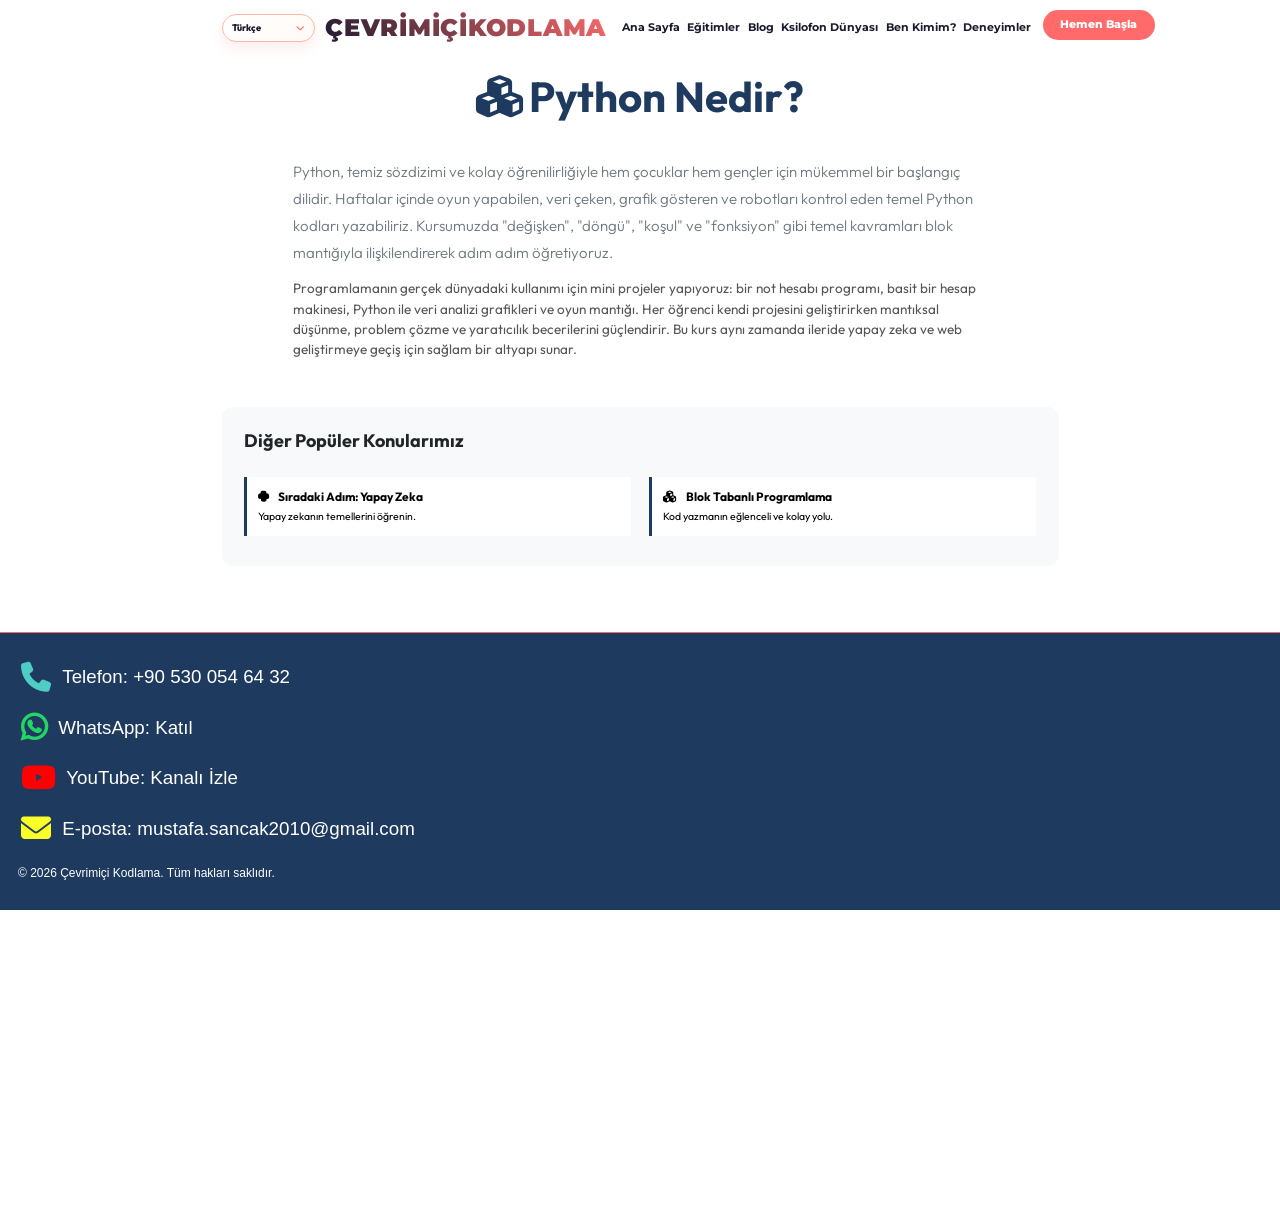
<file: detay-python-1.html>
<!DOCTYPE html>
<html lang="tr">
<head>
    <meta charset="UTF-8">
    <meta name="viewport" content="width=device-width, initial-scale=1.0">
    <meta name="description" content="Ege Üniversitesi mezunu eğitmenden profesyonel blok ve metin tabanlı kodlama eğitimleri. Çocuklar ve gençler için modern programlama dersleri ve teknoloji danışmanlığı.">
    <meta name="keywords" content="design, dizayn, tasarım, programlama, program, programming,kodlama">
    <title>Çevrimiçi Kodlama | Geleceği Kodla</title>

    <link rel="icon" type="image/png" href="logo.png">
    <link rel="apple-touch-icon" href="logo.png">
    
    <link rel="stylesheet" href="https://cdnjs.cloudflare.com/ajax/libs/font-awesome/6.5.1/css/all.min.css">
    <link href="https://cdn.jsdelivr.net/npm/bootstrap@5.3.2/dist/css/bootstrap.min.css" rel="stylesheet">
    <link rel="stylesheet" href="style.css">
    <link href="https://unpkg.com/aos@2.3.1/dist/aos.css" rel="stylesheet">
    <link href="https://fonts.googleapis.com/css2?family=Bangers&family=Montserrat:wght@700;900&family=Outfit:wght@400;800&display=swap" rel="stylesheet">
    <link href="https://fonts.googleapis.com/css2?family=Dancing+Script:wght@400;700&display=swap" rel="stylesheet">
    <link href="https://fonts.googleapis.com/css2?family=Archivo+Black&display=swap" rel="stylesheet">

    
    <style>
        /* Footer'ı aşağı itmek için gerekli yapı */
        body {
            display: flex;
            flex-direction: column;
            min-height: 100vh; /* Ekran yüksekliğinin tamamını kapla */
            margin: 0;
        }
        .main-content {
            flex: 1; /* İçeriği orta kısma yay, footer'ı aşağı it */
        }
        
        /* Bakınız Kısmı İçin Özel Stil */
        .related-links {
            background: #f8f9fa;
            border-radius: 15px;
            padding: 30px;
            margin: 40px 0;
        }
        .related-card {
            display: block;
            padding: 15px;
            margin: 10px 0;
            background: white;
            border-left: 5px solid #1e3a5f;
        }
    </style>
</head>
<body>

    <nav class="navbar navbar-expand-lg fixed-top bg-white shadow-sm">
        <div class="container">
            <a class="navbar-brand nav-logo" href="index.html"><b><span>Çevrimiçi</span> Kodlama</b></a>
            <button class="navbar-toggler collapsed" type="button" aria-expanded="false">
            <span class="navbar-toggler-icon"></span>
            </button>
            <div class="collapse navbar-collapse justify-content-end" id="navbarNav">
                <div>
                    <ul class="navbar-nav ms-auto align-items-center">
                        <li class="nav-item"><a class="nav-link fw-bold" href="index.html">Ana Sayfa</a></li>
                        <li class="nav-item"><a class="nav-link fw-bold" href="#courses">Eğitimler</a></li>
                        <li class="nav-item">
                            <a class="nav-link" href="blog.html">Blog</a>
                        </li>
                        <li class="nav-item">
                            <a class="nav-link" href="app.html">Ksilofon Dünyası
                            </a>
                        </li>
                        <li class="nav-item"><a class="nav-link fw-bold" href="about.html">Ben Kimim?</a></li>
                        <li class="nav-item"><a class="nav-link fw-bold" href="about.html#experience">Deneyimler</a></li>
                        <li class="nav-item">
                            <a class="nav-link nav-btn" href="basla.html">
                            <span class="btn-text">Hemen Başla</span>
                            <span class="btn-icon"><i class="fas fa-arrow-right"></i></span>
                            </a>
                        </li>
                    </ul>
                </div>
            </div>
        </div>
    </nav>

    <div class="main-content fadeIn-section">
        <div class="container py-5 mt-5">
            <h1 class="text-center display-4 fw-bold" style="color: #1e3a5f;">
                <i class="fas fa-cubes me-2"></i>Python Nedir?
            </h1>
            
            <div class="row justify-content-center mt-5">
                <div class="col-md-10">
                    <p class="lead text-secondary" style="font-size: 20px; line-height: 1.8;">
                        Python, temiz sözdizimi ve kolay öğrenilirliğiyle hem çocuklar hem gençler için mükemmel bir başlangıç dilidir. Haftalar içinde oyun yapabilen, veri çeken, grafik gösteren ve robotları kontrol eden temel Python kodları yazabiliriz. Kursumuzda "değişken", "döngü", "koşul" ve "fonksiyon" gibi temel kavramları blok mantığıyla ilişkilendirerek adım adım öğretiyoruz.
                    </p>
                    <p style="font-size: 18px; color: #555;">
                        Programlamanın gerçek dünyadaki kullanımı için mini projeler yapıyoruz: bir not hesabı programı, basit bir hesap makinesi, Python ile veri analizi grafikleri ve oyun mantığı. Her öğrenci kendi projesini geliştirirken mantıksal düşünme, problem çözme ve yaratıcılık becerilerini güçlendirir. Bu kurs aynı zamanda ileride yapay zeka ve web geliştirmeye geçiş için sağlam bir altyapı sunar.
                    </p>
                </div>
            </div>

            <div class="related-links container mt-5">
                <h4 class="fw-bold mb-4">Diğer Popüler Konularımız</h4>
                <div class="row">
                    <div class="col-md-6">
                        <a href="detay-yapay-zeka.html" class="related-card">
                            <i class="fab fa-python me-2"></i> <strong>Sıradaki Adım: Yapay Zeka</strong>
                            <p class="small mb-0 mt-1">Yapay zekanın temellerini öğrenin.</p>
                        </a>
                    </div>
                    <div class="col-md-6">
                        <a href="detay-blok-programlama.html" class="related-card">
                            <i class="fas fa-cubes me-2"></i> <strong>Blok Tabanlı Programlama</strong>
                            <p class="small mb-0 mt-1">Kod yazmanın eğlenceli ve kolay yolu.</p>
                        </a>
                    </div>
                </div>
            </div>
        </div>
    </div>
    <footer style="background: #1e3a5f !important; padding: 20px 0 !important; border-top: 1px solid #FF6B6B !important; color: white !important; font-family: sans-serif !important;">
        <div class="row row-cols-1 row-cols-md-3 g-2 ps-3 ms-2 align-items-center" style="display: flex; justify-content: space-between; align-items: center; max-width: 1200px; margin: 0 auto; padding: 10px 0px;">
            <div style="margin-bottom: 25px;">
                <a href="tel:+905300546432" style="text-decoration: none !important; color: white !important;">
                    <i class="fas fa-phone" style="color: #4ECDC4 !important; font-size: 40px !important; margin-right: 15px;"></i>
                </a>
                <span style="font-size: 25px !important; color: white !important;"> <a href="tel:+905300546432" style="text-decoration: none !important; color: white !important;"> Telefon: +90 530 054 64 32</a></span>
            </div>
            <div style="margin-bottom: 25px;">
                <a href="https://chat.whatsapp.com/ETuZ0IPDa7JHbv3ZVSFYJx" target="_blank" style="text-decoration: none !important; color: white !important;">
                    <i class="fab fa-whatsapp" style="color: #25D366 !important; font-size: 40px !important; margin-right: 15px;"></i>
                </a>
                <span style="font-size: 25px !important; color: white !important;"> <a href="https://chat.whatsapp.com/ETuZ0IPDa7JHbv3ZVSFYJx" target="_blank" style="text-decoration: none !important; color: white !important;"> WhatsApp: Katıl</a> </span> 
            </div>
            <div style="margin-bottom: 25px;">
                <a href="https://www.youtube.com/channel/UCwdBvqKDwGs5wW6Aza8uNfg" target="_blank" style="text-decoration: none !important; color: white !important;">
                    <i class="fab fa-youtube" style="color: #FF0000 !important; font-size: 40px !important; margin-right: 15px;"></i>
                </a>
                <span style="font-size: 25px !important; color: white !important;"> <a href="https://www.youtube.com/channel/UCwdBvqKDwGs5wW6Aza8uNfg" target="_blank" style="text-decoration: none !important; color: white !important;"> YouTube: Kanalı İzle</a></span>
            </div>
            <div style="margin-bottom: 25px;">
                <a href="mailto:mustafa.sancak2010@gmail.com" target="_blank" style="text-decoration: none !important; color: white !important;">
                    <i class="fas fa-envelope" style="color: rgb(251, 255, 40) !important; font-size: 40px !important; margin-right: 15px;"></i>
                </a>
                <span style="font-size: 25px !important; color: white !important;"> <a href="mailto:mustafa.sancak2010@gmail.com" target="_blank" style="text-decoration: none !important; color: white !important;"> E-posta: mustafa.sancak2010@gmail.com</a></span>
            </div>
            
            <div class="container text-center py-2">
            <p class="mb-0">&copy; 2026 Çevrimiçi Kodlama. Tüm hakları saklıdır.</p>
            </div>
        </div>
    </footer>
    <script src="https://cdn.jsdelivr.net/npm/bootstrap@5.3.2/dist/js/bootstrap.bundle.min.js"></script>
    <script src="menu.js"></script>
    <script>
        (function() {
            var btn = document.createElement('button');
            btn.className = 'scroll-to-top';
            btn.type = 'button';
            btn.title = 'Yukarı çık';
            btn.innerHTML = '<i class="fas fa-chevron-up"></i>';
            document.body.appendChild(btn);

            function updateButton() {
                if (window.scrollY > 220) {
                    btn.classList.add('show');
                } else {
                    btn.classList.remove('show');
                }
            }

            window.addEventListener('scroll', updateButton);
            btn.addEventListener('click', function() {
                smoothScrollToTop(600);
            });

            function smoothScrollToTop(duration) {
                var start = window.scrollY || window.pageYOffset;
                var startTime = performance.now();

                function scroll() {
                    var now = performance.now();
                    var time = Math.min(1, ((now - startTime) / duration));
                    var eased = 1 - Math.pow(1 - time, 3);
                    window.scrollTo(0, Math.floor(start * (1 - eased)));
                    if (time < 1) {
                        requestAnimationFrame(scroll);
                    }
                }

                requestAnimationFrame(scroll);
            }

            updateButton();
        })();
    </script></body>
</html>
</file>
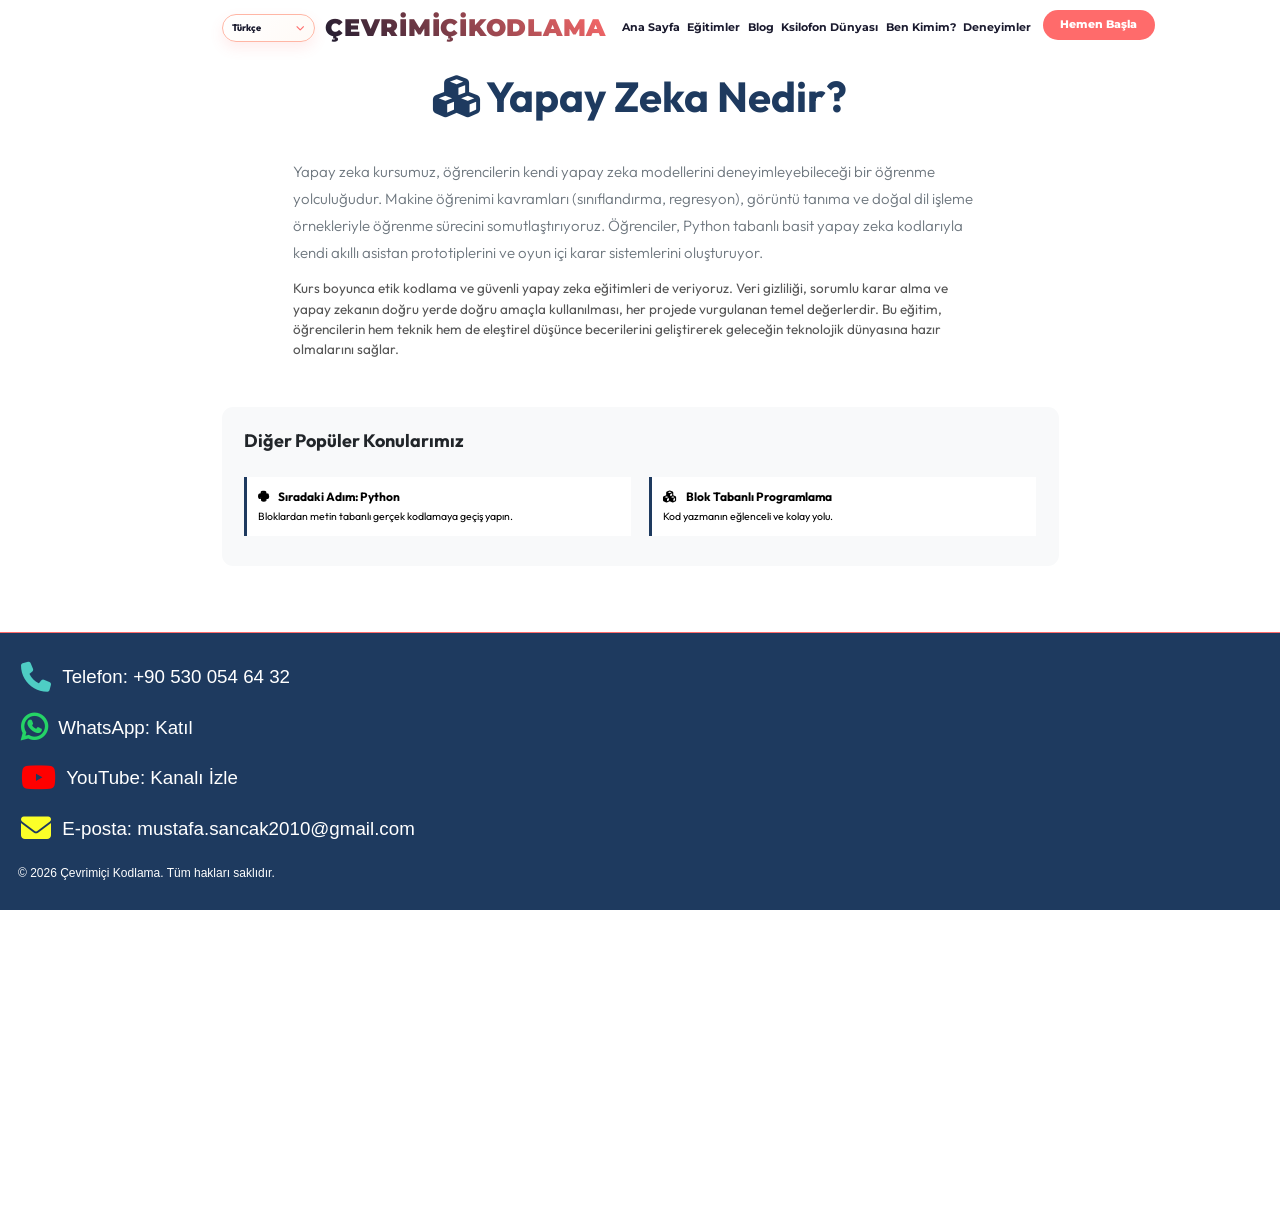
<file: detay-yapay-zeka.html>
<!DOCTYPE html>
<html lang="tr">
<head>
    <meta charset="UTF-8">
    <meta name="viewport" content="width=device-width, initial-scale=1.0">
    <meta name="description" content="Ege Üniversitesi mezunu eğitmenden profesyonel blok ve metin tabanlı kodlama eğitimleri. Çocuklar ve gençler için modern programlama dersleri ve teknoloji danışmanlığı.">
    <meta name="keywords" content="design, dizayn, tasarım, programlama, program, programming,kodlama">
    <title>Çevrimiçi Kodlama | Geleceği Kodla</title>

    <link rel="icon" type="image/png" href="logo.png">
    <link rel="apple-touch-icon" href="logo.png">
    
    <link rel="stylesheet" href="https://cdnjs.cloudflare.com/ajax/libs/font-awesome/6.5.1/css/all.min.css">
    <link href="https://cdn.jsdelivr.net/npm/bootstrap@5.3.2/dist/css/bootstrap.min.css" rel="stylesheet">
    <link rel="stylesheet" href="style.css">
    <link href="https://unpkg.com/aos@2.3.1/dist/aos.css" rel="stylesheet">
    <link href="https://fonts.googleapis.com/css2?family=Bangers&family=Montserrat:wght@700;900&family=Outfit:wght@400;800&display=swap" rel="stylesheet">
    <link href="https://fonts.googleapis.com/css2?family=Dancing+Script:wght@400;700&display=swap" rel="stylesheet">
    <link href="https://fonts.googleapis.com/css2?family=Archivo+Black&display=swap" rel="stylesheet">

    
    <style>
        /* Footer'ı aşağı itmek için gerekli yapı */
        body {
            display: flex;
            flex-direction: column;
            min-height: 100vh; /* Ekran yüksekliğinin tamamını kapla */
            margin: 0;
        }
        .main-content {
            flex: 1; /* İçeriği orta kısma yay, footer'ı aşağı it */
        }
        
        /* Bakınız Kısmı İçin Özel Stil */
        .related-links {
            background: #f8f9fa;
            border-radius: 15px;
            padding: 30px;
            margin: 40px 0;
        }
        .related-card {
            display: block;
            padding: 15px;
            margin: 10px 0;
            background: white;
            border-left: 5px solid #1e3a5f;
        }

    </style>
</head>
<body>

    <nav class="navbar navbar-expand-lg fixed-top bg-white shadow-sm">
        <div class="container">
            <a class="navbar-brand nav-logo" href="index.html"><b><span>Çevrimiçi</span> Kodlama</b></a>
            <button class="navbar-toggler collapsed" type="button" aria-expanded="false">
            <span class="navbar-toggler-icon"></span>
            </button>
            <div class="collapse navbar-collapse justify-content-end" id="navbarNav">
                <div>
                    <ul class="navbar-nav ms-auto align-items-center">
                        <li class="nav-item"><a class="nav-link fw-bold" href="index.html">Ana Sayfa</a></li>
                        <li class="nav-item"><a class="nav-link fw-bold" href="#courses">Eğitimler</a></li>
                        <li class="nav-item">
                            <a class="nav-link" href="blog.html">Blog</a>
                        </li>
                        <li class="nav-item">
                            <a class="nav-link" href="app.html">Ksilofon Dünyası
                            </a>
                        </li>
                        <li class="nav-item"><a class="nav-link fw-bold" href="about.html">Ben Kimim?</a></li>
                        <li class="nav-item"><a class="nav-link fw-bold" href="about.html#experience">Deneyimler</a></li>
                        <li class="nav-item">
                            <a class="nav-link nav-btn" href="basla.html">
                            <span class="btn-text">Hemen Başla</span>
                            <span class="btn-icon"><i class="fas fa-arrow-right"></i></span>
                            </a>
                        </li>
                    </ul>
                </div>
            </div>
        </div>
    </nav>
        <div class="main-content fadeIn-section">
        <div class="container py-5 mt-5">
            <h1 class="text-center display-4 fw-bold" style="color: #1e3a5f;">
                <i class="fas fa-cubes me-2"></i>Yapay Zeka Nedir?
            </h1>
            
            <div class="row justify-content-center mt-5">
                <div class="col-md-10">
                    <p class="lead text-secondary" style="font-size: 20px; line-height: 1.8;">
                        Yapay zeka kursumuz, öğrencilerin kendi yapay zeka modellerini deneyimleyebileceği bir öğrenme yolculuğudur. Makine öğrenimi kavramları (sınıflandırma, regresyon), görüntü tanıma ve doğal dil işleme örnekleriyle öğrenme sürecini somutlaştırıyoruz. Öğrenciler, Python tabanlı basit yapay zeka kodlarıyla kendi akıllı asistan prototiplerini ve oyun içi karar sistemlerini oluşturuyor.
                    </p>
                    <p style="font-size: 18px; color: #555;">
                        Kurs boyunca etik kodlama ve güvenli yapay zeka eğitimleri de veriyoruz. Veri gizliliği, sorumlu karar alma ve yapay zekanın doğru yerde doğru amaçla kullanılması, her projede vurgulanan temel değerlerdir. Bu eğitim, öğrencilerin hem teknik hem de eleştirel düşünce becerilerini geliştirerek geleceğin teknolojik dünyasına hazır olmalarını sağlar.
                    </p>
                </div>
            </div>

            <div class="related-links container mt-5">
                <h4 class="fw-bold mb-4">Diğer Popüler Konularımız</h4>
                <div class="row">
                    <div class="col-md-6">
                        <a href="detay-python-1.html" class="related-card">
                            <i class="fab fa-python me-2"></i> <strong>Sıradaki Adım: Python</strong>
                            <p class="small mb-0 mt-1">Bloklardan metin tabanlı gerçek kodlamaya geçiş yapın.</p>
                        </a>
                    </div>
                    <div class="col-md-6">
                        <a href="detay-blok-programlama.html" class="related-card">
                            <i class="fas fa-cubes me-2"></i> <strong>Blok Tabanlı Programlama</strong>
                            <p class="small mb-0 mt-1">Kod yazmanın eğlenceli ve kolay yolu.</p>
                        </a>
                    </div>
                </div>
            </div>
        </div>
    </div>
    <footer style="background: #1e3a5f !important; padding: 20px 0 !important; border-top: 1px solid #FF6B6B !important; color: white !important; font-family: sans-serif !important;">
        <div class="row row-cols-1 row-cols-md-3 g-2 ps-3 ms-2 align-items-center" style="display: flex; justify-content: space-between; align-items: center; max-width: 1200px; margin: 0 auto; padding: 10px 0px;">
            <div style="margin-bottom: 25px;">
                <a href="tel:+905300546432" style="text-decoration: none !important; color: white !important;">
                    <i class="fas fa-phone" style="color: #4ECDC4 !important; font-size: 40px !important; margin-right: 15px;"></i>
                </a>
                <span style="font-size: 25px !important; color: white !important;"> <a href="tel:+905300546432" style="text-decoration: none !important; color: white !important;"> Telefon: +90 530 054 64 32</a></span>
            </div>
            <div style="margin-bottom: 25px;">
                <a href="https://chat.whatsapp.com/ETuZ0IPDa7JHbv3ZVSFYJx" target="_blank" style="text-decoration: none !important; color: white !important;">
                    <i class="fab fa-whatsapp" style="color: #25D366 !important; font-size: 40px !important; margin-right: 15px;"></i>
                </a>
                <span style="font-size: 25px !important; color: white !important;"> <a href="https://chat.whatsapp.com/ETuZ0IPDa7JHbv3ZVSFYJx" target="_blank" style="text-decoration: none !important; color: white !important;"> WhatsApp: Katıl</a> </span> 
            </div>
            <div style="margin-bottom: 25px;">
                <a href="https://www.youtube.com/channel/UCwdBvqKDwGs5wW6Aza8uNfg" target="_blank" style="text-decoration: none !important; color: white !important;">
                    <i class="fab fa-youtube" style="color: #FF0000 !important; font-size: 40px !important; margin-right: 15px;"></i>
                </a>
                <span style="font-size: 25px !important; color: white !important;"> <a href="https://www.youtube.com/channel/UCwdBvqKDwGs5wW6Aza8uNfg" target="_blank" style="text-decoration: none !important; color: white !important;"> YouTube: Kanalı İzle</a></span>
            </div>
            <div style="margin-bottom: 25px;">
                <a href="mailto:mustafa.sancak2010@gmail.com" target="_blank" style="text-decoration: none !important; color: white !important;">
                    <i class="fas fa-envelope" style="color: rgb(251, 255, 40) !important; font-size: 40px !important; margin-right: 15px;"></i>
                </a>
                <span style="font-size: 25px !important; color: white !important;"> <a href="mailto:mustafa.sancak2010@gmail.com" target="_blank" style="text-decoration: none !important; color: white !important;"> E-posta: mustafa.sancak2010@gmail.com</a></span>
            </div>
            
            <div class="container text-center py-2">
            <p class="mb-0">&copy; 2026 Çevrimiçi Kodlama. Tüm hakları saklıdır.</p>
            </div>
        </div>
    </footer>
    <script src="https://cdn.jsdelivr.net/npm/bootstrap@5.3.2/dist/js/bootstrap.bundle.min.js"></script>
    <script src="menu.js"></script>
    <script>
        (function() {
            var btn = document.createElement('button');
            btn.className = 'scroll-to-top';
            btn.type = 'button';
            btn.title = 'Yukarı çık';
            btn.innerHTML = '<i class="fas fa-chevron-up"></i>';
            document.body.appendChild(btn);

            function updateButton() {
                if (window.scrollY > 220) {
                    btn.classList.add('show');
                } else {
                    btn.classList.remove('show');
                }
            }

            window.addEventListener('scroll', updateButton);
            btn.addEventListener('click', function() {
                smoothScrollToTop(600);
            });

            function smoothScrollToTop(duration) {
                var start = window.scrollY || window.pageYOffset;
                var startTime = performance.now();

                function scroll() {
                    var now = performance.now();
                    var time = Math.min(1, ((now - startTime) / duration));
                    var eased = 1 - Math.pow(1 - time, 3);
                    window.scrollTo(0, Math.floor(start * (1 - eased)));
                    if (time < 1) {
                        requestAnimationFrame(scroll);
                    }
                }

                requestAnimationFrame(scroll);
            }

            updateButton();
        })();
    </script></body>
</html>
</file>
<file: style.css>
:root {
    --primary: #FF6B6B;
    --secondary: #4ECDC4;
    --dark: #1A1A2E;
}
html { scroll-behavior: smooth !important; }
body {
    font-family: 'Outfit', sans-serif;
    margin: 0;
    padding: 0;
    background-color: white;
    overflow-x: hidden;

    /* SAYFAYI %75 ORANINDA KÜÇÜLTÜR (İDEAL GÖRÜNTÜ) */
    zoom: 0.75; /* Chrome, Edge, Safari */
}

/* Firefox'ta oluşabilecek genişlik kaymasını engellemek için */
@-moz-document url-prefix() {
    body {
        width: 133.33%; /* 1 / 0.75 */
    }
}

/* Font Büyüklükleri */
.hero-title {
    font-family: 'Bangers', cursive;
    font-size: clamp(3.5rem, 10vw, 7.5rem); /* Dev boyutta ve responsive */
    line-height: 0.9;
    color: var(--dark);
}

.hero-title span { color: var(--primary); text-shadow: 4px 4px var(--secondary); }

.section-title {
    font-family: 'Luckiest Guy', cursive;
    font-size: 3.5rem;
    font-weight: 900;
}

.section { 
    opacity: 1 !important; 
    transform: none !important; 
    transition: none !important; 
}

/* Kart Tasarımı (3D Flip) */
.course-card { width: min(320px, 100%); height: 400px; perspective: 1000px; }
.card-inner { position: relative; width: 100%; height: 100%; transition: transform 0.6s; transform-style: preserve-3d;
box-shadow: inset 0 0 0 4px var(--primary);
border-radius: 30px;}
.course-card:hover .card-inner { transform: rotateY(180deg); }

.card-front, .card-back {
    position: absolute; width: 100%; height: 100%; backface-visibility: hidden;
    display: flex; flex-direction: column; align-items: center; justify-content: center;
    border-radius: 30px; padding: 20px; text-align: center;
}

.card-front h3 { font-family: 'Montserrat', sans-serif; font-weight: 900; margin-top: 15px; }
.card-icon { font-size: 5rem; }

.blue-card { border: 4px solid var(--secondary); background: white; }
.orange-card { border: 4px solid #FF9F43; background: white; }
.purple-card { border: 4px solid #A55EEA; background: white; }

.card-back { background: var(--dark); color: white; transform: rotateY(180deg); 
font-family: 'Luckiest Guy', cursive; font-size: 1.2rem; padding: 30px; 
border-radius: 30px; display: flex; flex-direction: column; align-items: center; justify-content: center; }
.orange-bg { background: #FF9F43; }
.purple-bg { background: #A55EEA; }

/* Navigasyon Butonu */
.navbar {
    position: fixed !important;
    top: 0;
    left: 0;
    right: 0mportant;
    top: 0;
    left: 0;
    right: 0;
    z-index: 2000;
    overflow: visible !important;
    border-bottom: none !important;
    box-shadow: none !important;
}

.navbar .container {
    position: relative;
    z-index: 2100;
    overflow: visible !important;
    border-bottom: none !important;
}

.language-switcher {
    position: relative;
    margin-right: 14px;
    display: flex;
    align-items: center;
    z-index: 3000;
    overflow: visible !important;
    animation: languagePanelIn 0.35s ease-out;
}

.language-select-wrap {
    position: relative;
    display: inline-flex;
    align-items: center;
    width: 124px;
    min-width: 124px;
    z-index: 4000;
    overflow: visible !important;
}

.language-select-button {
    appearance: none;
    -webkit-appearance: none;
    width: 100%;
    background: linear-gradient(135deg, #ffffff 0%, #fffaf6 100%);
    border: 1.5px solid #ffb6a5;
    border-radius: 999px;
    color: #1A1A2E;
    font-size: 0.78rem;
    font-weight: 800;
    padding: 8px 30px 8px 12px;
    box-shadow: 0 8px 18px rgba(255, 107, 107, 0.12);
    cursor: pointer;
    transition: transform 0.25s ease, box-shadow 0.25s ease, border-color 0.25s ease;
    outline: none;
    transform-origin: left center;
    position: relative;
    text-align: left;
}

.language-current {
    display: inline-block;
    width: 100%;
    color: #1A1A2E;
    font-weight: 800;
}

.language-select-button:hover,
.language-select-button:focus,
.language-select-button:active {
    transform: translateY(-1px) scale(1.01);
    border-color: #FF6B6B;
    box-shadow: 0 0 0 4px rgba(255, 107, 107, 0.12);
}

.language-dropdown-menu {
    position: absolute;
    top: calc(100% + 12px);
    left: 0;
    right: 0;
    display: none;
    flex-direction: column;
    background: rgba(255, 255, 255, 0.98);
    border: 1px solid rgba(255, 107, 107, 0.22);
    border-radius: 16px;
    box-shadow: 0 18px 35px rgba(255, 107, 107, 0.16);
    overflow: visible !important;
    z-index: 99999;
    isolation: isolate;
    animation: languageMenuOpen 0.2s ease;
}

.language-switcher.open .language-dropdown-menu {
    display: flex;
}

.language-option {
    border: none;
    background: transparent;
    color: #1A1A2E;
    padding: 10px 12px;
    text-align: left;
    font-weight: 700;
    line-height: 1.4;
    transition: background-color 0.2s ease, color 0.2s ease;
    cursor: pointer;
}

.language-option:hover,
.language-option:focus,
.language-option.is-active {
    background: linear-gradient(135deg, #FF6B6B 0%, #FF9F43 100%);
    color: #fff;
}

.language-select-arrow {
    position: absolute;
    right: 12px;
    top: 50%;
    transform: translateY(-50%) rotate(0deg);
    color: #FF6B6B;
    font-size: 0.72rem;
    pointer-events: none;
    transition: transform 0.2s ease;
    display: inline-flex;
    align-items: center;
    justify-content: center;
}

.language-switcher.open .language-select-arrow,
.language-switcher:has(select:focus) .language-select-arrow,
.language-switcher:has(select:active) .language-select-arrow,
.language-switcher:has(select:focus-visible) .language-select-arrow {
    transform: translateY(-50%) rotate(180deg);
}

@keyframes languagePanelIn {
    0% {
        opacity: 0;
        transform: translateY(-10px) scaleY(0.82);
    }
    100% {
        opacity: 1;
        transform: translateY(0) scaleY(1);
    }
}

@media (max-width: 991px) {
    .navbar .container {
        position: relative;
        min-height: 76px;
        padding-top: 10px;
        padding-bottom: 10px;
        display: flex;
        align-items: center;
        justify-content: space-between;
        gap: 10px;
        overflow: visible !important;
    }

    .language-switcher {
        position: relative !important;
        margin-right: 0;
        z-index: 6000 !important;
        flex-shrink: 0;
        overflow: visible !important;
    }

    .language-select-wrap {
        overflow: visible !important;
    }

    .navbar-brand {
        margin-left: 0;
        margin-top: 0;
        flex: 1;
        min-width: 0;
        text-align: left;
    }

    .navbar-toggler {
        margin-left: auto;
        order: 3;
        flex-shrink: 0;
    }
}

.nav-btn {
height: 40px !important; /* Yüksekliği netledik /
display: flex !important;
align-items: center !important;
justify-content: center !important;
padding: 0 30px !important; / Dikey padding'i sıfırladık, sadece yatay verdik */
background-color: #FF6B6B !important;
border-radius: 50px !important;
min-width: 150px !important;
}

.btn-text {
position: absolute !important;
top: 50% !important;
left: 0 !important;
right: 0 !important;
transform: translateY(-50%) !important; /* Dikeyde tam matematiksel orta */
transition: all 0.3s ease !important;
text-align: center !important;
line-height: 1 !important;
color: white !important;
font-weight: 800 !important;
}

.btn-icon {
position: absolute !important;
top: 50% !important;
left: 0 !important;
right: 0 !important;
transform: translateY(40px) !important; /* İlk başta aşağıda beklesin */
opacity: 0 !important;
transition: all 0.3s ease !important;
text-align: center !important;
color: white !important;
font-size: 24px !important;
}

.nav-btn:hover .btn-text {
transform: translateY(-60px) !important; /* Yazı yukarı kaçar */
opacity: 0 !important;
}

.nav-btn:hover .btn-icon {
transform: translateY(-50%) !important; /* Ok tam dikey merkeze oturur */
opacity: 1 !important;
}

.main-logo {
    padding-top: 50px; /* Görselin iç kısmından üst boşluk verir */
}

.nav-logo {
    font-family: 'Montserrat', sans-serif;
    font-weight: 900;
    font-size: 2rem;
    background: linear-gradient(45deg, #1A1A2E, #FF6B6B);
    -webkit-background-clip: text;
    background-clip: text;
    -webkit-text-fill-color: transparent;
    text-transform: uppercase;
    letter-spacing: 1px;
    transition: 0.4s;
}

@media (max-width: 991px) {
    .nav-logo {
        font-size: 1.45rem;
        line-height: 1.1;
    }
}

/* Navigasyon Linklerinin Temel Hali */
.navbar-nav .nav-link {
    font-family: 'Montserrat', sans-serif;
    font-weight: 700;
    font-size: 0.88rem;
    color: var(--dark) !important; /* Siyah yerine senin koyu mavi tonun */
    margin: 0 5px;
    position: relative;
    transition: all 0.3s ease;
    padding: 10px 0 !important; /* Alt çizgi için mesafe */
    white-space: nowrap;
    flex-shrink: 0;
}

.navbar-nav {
    gap: 0;
    flex-wrap: nowrap;
    white-space: nowrap;
    align-items: center;
}

.nav-item {
    flex-shrink: 0;
}

/* Üzerine Gelince Renk Değişimi */
.navbar-nav .nav-link:hover {
    color: var(--primary) !important; /* Belirlediğimiz kırmızı/pembe tonu */
    transform: translateY(-2px); /* Hafif yukarı zıplama efekti */
}

.hero-subtitle {
    font-family: 'Outfit', sans-serif;
    /* Ekrana göre boyutlanan akıllı font: Mobilde 1.1rem, PC'de 1.6rem arası */
    font-size: clamp(1.1rem, 2.5vw, 1.6rem); 
    font-weight: 500;
    color: #555; /* Gözü yormayan yumuşak antrasit */
    max-width: 800px; /* Metnin çok genişleyip okunabilirliği bozmasını engeller */
    margin: 0 auto 40px; /* Ortalamak ve alt boşluk vermek için */
    line-height: 1.6;
    letter-spacing: 0.5px;
    opacity: 0.9;
}

/* Metnin içindeki önemli kelimeleri vurgulamak istersen */
.hero-subtitle strong {
    color: var(--dark);
    font-weight: 800;
}

.app-showcase {
    position: relative;
    overflow: hidden;
    background: linear-gradient(135deg, #fffaf4 0%, #ffffff 35%, #fff2ea 100%);
    padding: 110px 0 70px;
}

.app-showcase::before,
.app-showcase::after {
    content: "";
    position: absolute;
    border-radius: 50%;
    background: rgba(255, 107, 107, 0.08);
    z-index: 0;
}

.app-showcase::before {
    width: 540px;
    height: 540px;
    right: -110px;
    top: -130px;
}

.app-showcase::after {
    width: 420px;
    height: 420px;
    left: -90px;
    bottom: -120px;
}

.app-showcase .container,
.app-video-section .container,
.app-features .container,
.app-steps .container,
.app-gallery .container,
.app-final-cta .container {
    position: relative;
    z-index: 1;
}

.app-badge-row {
    display: flex;
    flex-wrap: wrap;
    gap: 12px;
    margin-bottom: 20px;
    padding-top: 4px;
}

.app-pill {
    display: inline-flex;
    align-items: center;
    justify-content: center;
    padding: 8px 16px;
    border-radius: 999px;
    background: linear-gradient(135deg, #ff6b6b 0%, #ff9f43 100%);
    color: #fff;
    font-weight: 800;
    letter-spacing: 0.08em;
    font-size: 0.78rem;
    text-transform: uppercase;
    box-shadow: 0 14px 28px rgba(255, 107, 107, 0.25);
}

.app-pill-soft {
    background: #fff;
    color: #1a1a2e;
    border: 1px solid rgba(255, 107, 107, 0.2);
    box-shadow: 0 12px 22px rgba(26, 26, 46, 0.08);
    margin-left: 8px;
}

.app-showcase-title {
    margin: 0 0 18px;
    font-size: clamp(2.7rem, 5vw, 5rem);
    line-height: 0.95;
    letter-spacing: -0.04em;
    font-weight: 900;
    color: #1a1a2e;
    font-family: 'Montserrat', sans-serif;
}

.app-showcase-text {
    max-width: 620px;
    font-size: 1.12rem;
    line-height: 1.8;
    color: #2d2d2d;
    margin-bottom: 28px;
}

.app-cta {
    display: flex;
    flex-wrap: wrap;
    gap: 20px;
    margin-bottom: 30px;
}

.app-store-btn,
.app-test-btn {
    display: inline-flex;
    align-items: center;
    justify-content: center;
    gap: 15px;
    min-height: 52px;
    padding: 0 25px;
    border-radius: 999px;
    font-weight: 800;
    text-decoration: none !important;
    transition: transform 0.10s ease, box-shadow 0.10s ease, background 0.10s ease;
}

.app-store-btn {
    background: linear-gradient(135deg, #ff6b6b 0%, #ff9f43 100%);
    color: #fff !important;
    box-shadow: 0 16px 30px rgba(255, 107, 107, 0.29);
}

.app-store-btn:visited,
.app-store-btn:hover,
.app-store-btn:focus,
.app-store-btn:active {
    color: #fff !important;
}

.app-test-btn {
    background: #fff;
    color: #1a1a2e;
    border: 2px solid rgba(255, 107, 107, 0.2);
    box-shadow: 0 16px 16px rgba(26, 26, 46, 0.08);
}

.app-store-btn:hover,
.app-test-btn:hover {
    text-decoration: none;
    transform: translateY(-2px);
}

.app-quick-stats {
    display: grid;
    grid-template-columns: repeat(auto-fit, minmax(180px, 1fr));
    gap: 16px;
    max-width: 760px;
}

.stat-card {
    display: flex;
    align-items: center;
    gap: 12px;
    background: rgba(255, 255, 255, 0.78);
    border: 1px solid rgba(255, 107, 107, 0.14);
    border-radius: 18px;
    padding: 14px 16px;
    box-shadow: 0 16px 32px rgba(26, 26, 46, 0.05);
}

.stat-icon {
    display: inline-flex;
    align-items: center;
    justify-content: center;
    width: 46px;
    height: 46px;
    border-radius: 14px;
    background: linear-gradient(135deg, #fff8e7 0%, #ffe3d7 100%);
    font-size: 1.4rem;
}

.stat-card strong {
    display: block;
    font-size: 0.95rem;
    color: #1a1a2e;
    margin-bottom: 2px;
}

.stat-card small {
    color: #5a5a5a;
}

.app-visual {
    position: relative;
    display: flex;
    align-items: center;
    justify-content: center;
    min-height: 540px;
}

.app-phone-frame {
    position: relative;
    width: min(360px, 72vw);
    aspect-ratio: 0.62;
    background: linear-gradient(180deg, #fff 0%, #fff1eb 100%);
    border: 10px solid #ff6b6b;
    border-radius: 36px;
    box-shadow: 0 26px 45px rgba(255, 107, 107, 0.25);
    display: flex;
    align-items: center;
    justify-content: center;
    transform: rotate(-6deg);
}

.app-logo-image {
    width: 70%;
    max-width: 210px;
    height: auto;
    filter: drop-shadow(0 16px 24px rgba(255, 107, 107, 0.22));
}

.floating-screen {
    position: absolute;
    width: 165px;
    padding: 8px;
    background: rgba(255, 255, 255, 0.95);
    border: 2px solid rgba(255, 107, 107, 0.18);
    border-radius: 18px;
    box-shadow: 0 20px 34px rgba(26, 26, 46, 0.12);
    animation: floatScreen 4.5s ease-in-out infinite;
}

.floating-screen img {
    display: block;
    width: 100%;
    border-radius: 12px;
    border: 1px solid rgba(26, 26, 46, 0.06);
}

.floating-screen-left {
    left: 5%;
    bottom: 40px;
}

.floating-screen-right {
    right: 2%;
    top: 75px;
    animation-delay: 0.7s;
}

@keyframes floatScreen {
    0%, 100% { transform: translateY(0px); }
    50% { transform: translateY(-16px); }
}

.app-features,
.app-steps,
.app-gallery {
    padding: 60px 0;
}

.app-video-section {
    padding: 62px 0;
    background: linear-gradient(180deg, #effcf9 0%, #ffffff 100%);
}

.app-video-frame {
    max-width: 880px;
    margin: 0 auto;
    padding: 8px;
    background: #fff;
    border: 2px solid rgba(255, 107, 107, 0.24);
    border-radius: 24px;
    box-shadow: 0 24px 55px rgba(26, 26, 46, 0.14);
}

.app-video-frame video {
    display: block;
    width: 100%;
    aspect-ratio: 4 / 3;
    background: #1a1a2e;
    border-radius: 16px;
}

.app-gallery {
    padding-bottom: 20px;
}

.app-final-cta {
    padding: 0 0 0;
}

.section-heading {
    text-align: center;
    margin-bottom: 42px;
}

.eyebrow {
    margin: 0 0 10px;
    color: #ff6b6b;
    font-size: 0.85rem;
    font-weight: 800;
    letter-spacing: 0.16em;
    text-transform: uppercase;
}

.eyebrow.white {
    color: rgba(255, 255, 255, 0.85);
}

.section-heading h2 {
    margin: 0;
    font-size: clamp(2rem, 4vw, 3rem);
    color: #1a1a2e;
    font-family: 'Montserrat', sans-serif;
    font-weight: 900;
}

.feature-card {
    height: 100%;
    background: #ffffff;
    border: 2px solid rgba(255, 107, 107, 0.18);
    border-radius: 24px;
    padding: 28px 22px;
    box-shadow: 0 18px 26px rgba(26, 26, 46, 0.05);
    transition: transform 0.25s ease, box-shadow 0.25s ease;
}

.feature-card:hover {
    transform: translateY(-6px);
    box-shadow: 0 24px 40px rgba(255, 107, 107, 0.12);
}

.feature-icon {
    display: inline-flex;
    align-items: center;
    justify-content: center;
    width: 68px;
    height: 68px;
    margin-bottom: 18px;
    border-radius: 18px;
    font-size: 1.6rem;
    color: #fff;
}

.feature-icon.orange { background: linear-gradient(135deg, #ff9f43 0%, #ff6b6b 100%); }
.feature-icon.blue { background: linear-gradient(135deg, #4ecdc4 0%, #2eb8cf 100%); }
.feature-icon.green { background: linear-gradient(135deg, #7ddf9a 0%, #4ecdc4 100%); }
.feature-icon.purple { background: linear-gradient(135deg, #ba8cff 0%, #8a63ff 100%); }

.feature-card h3 {
    margin: 0 0 12px;
    color: #1a1a2e;
    font-size: 1.4rem;
    font-weight: 800;
    font-family: 'Montserrat', sans-serif;
}

.feature-card p {
    margin: 0;
    color: #5a5a5a;
    line-height: 1.7;
}

.step-card {
    height: 100%;
    background: #fffaf5;
    border: 2px solid rgba(255, 107, 107, 0.14);
    border-radius: 24px;
    padding: 30px 24px;
    box-shadow: 0 18px 30px rgba(26, 26, 46, 0.04);
    transition: transform 0.25s ease, box-shadow 0.25s ease;
}

.step-card:hover {
    transform: translateY(-6px);
    box-shadow: 0 24px 40px rgba(255, 107, 107, 0.12);
}

.highlight-card {
    background: linear-gradient(135deg, #fff5ef 0%, #fff 100%);
    border-color: rgba(255, 159, 67, 0.35);
    transform: translateY(-8px);
}

.highlight-card:hover {
    transform: translateY(-14px);
}

.step-number {
    display: inline-flex;
    align-items: center;
    justify-content: center;
    width: 64px;
    height: 64px;
    border-radius: 18px;
    background: linear-gradient(135deg, #ff6b6b 0%, #ff9f43 100%);
    color: #fff;
    font-weight: 900;
    margin-bottom: 18px;
    font-size: 1.2rem;
}

.step-card h3 {
    margin: 0 0 10px;
    color: #1a1a2e;
    font-family: 'Montserrat', sans-serif;
    font-weight: 800;
}

.step-card p {
    margin: 0;
    color: #5a5a5a;
    line-height: 1.8;
}

.gallery-grid {
    display: grid;
    grid-template-columns: repeat(auto-fit, minmax(220px, 1fr));
    gap: 22px;
}

.gallery-card {
    display: block;
    height: 420px;
    background: #fff;
    border: 3px solid rgba(255, 107, 107, 0.16);
    border-radius: 24px;
    padding: 10px;
    box-shadow: 0 18px 32px rgba(26, 26, 46, 0.08);
    transition: transform 0.25s ease, box-shadow 0.25s ease, border-color 0.25s ease;
    opacity: 1 !important;
    transform: none !important;
}

.gallery-card:hover {
    transform: translateY(-6px);
    border-color: rgba(255, 107, 107, 0.35);
    box-shadow: 0 22px 42px rgba(255, 107, 107, 0.12);
}

.gallery-grid img {
    display: block;
    width: 100%;
    height: 100%;
    object-fit: contain;
    border-radius: 18px;
    background: #fffaf5;
}

.gallery-card[data-aos] {
    opacity: 1 !important;
    transform: none !important;
    transition: none !important;
}

.app-final-cta {
    padding-top: 20px;
    padding-bottom: 0;
}

.final-callout {
    background: linear-gradient(135deg, #1a1a2e 0%, #353a57 100%);
    border-radius: 30px;
    padding: 40px 30px;
    display: flex;
    align-items: center;
    justify-content: space-between;
    gap: 26px;
    box-shadow: 0 24px 42px rgba(26, 26, 46, 0.2);
}

.final-callout h2 {
    margin: 0 0 10px;
    color: #fff;
    font-family: 'Montserrat', sans-serif;
    font-weight: 900;
    font-size: clamp(2rem, 4vw, 2.8rem);
}

.final-callout p {
    margin: 0;
    color: rgba(255, 255, 255, 0.8);
    line-height: 1.8;
    max-width: 700px;
}

.final-actions {
    display: flex;
    flex-wrap: wrap;
    gap: 14px;
    justify-content: center;
}

@media (max-width: 991px) {
    .app-showcase {
        padding-top: 100px;
    }

    .app-visual {
        min-height: 420px;
        margin-top: 10px;
    }

    .floating-screen-left {
        left: 8%;
    }

    .floating-screen-right {
        right: 8%;
    }

    .final-callout {
        flex-direction: column;
        text-align: center;
    }
}

@media (max-width: 767px) {
    .app-showcase {
        padding-top: 90px;
        padding-bottom: 50px;
    }

    .app-showcase-title {
        font-size: 2.5rem;
    }

    .app-showcase-text {
        font-size: 1rem;
    }

    .app-cta,
    .final-actions {
        flex-direction: column;
        align-items: stretch;
    }

    .app-store-btn,
    .app-test-btn {
        width: 100%;
    }

    .app-visual {
        min-height: 340px;
    }

    .floating-screen {
        width: 120px;
    }

    .gallery-card {
        height: 460px;
    }

    [data-aos] {
        opacity: 1 !important;
        transform: none !important;
        transition: none !important;
    }
}

.custom-footer {
    background-color: #1e3a5f !important;
    color: white !important;
    padding: 30px 0 !important;
    border-top: 5px solid #FF6B6B;
    font-family: 'Outfit', sans-serif;
}

footer .row {
    display: flex !important;
    flex-direction: column !important;
    justify-content: flex-start !important;
    align-items: flex-start !important;
    gap: 18px !important;
}

footer .row > div {
    width: 100% !important;
    margin-bottom: 0 !important;
    display: flex !important;
    justify-content: flex-start !important;
    align-items: center !important;
}

footer .container.text-center.py-2 {
    width: 100% !important;
    text-align: left !important;
    padding-left: 0 !important;
}

.info-text strong {
font-family: 'Luckiest Guy', cursive;
letter-spacing: 1px;
}

/* Mobilde sağ tarafın sola yaslanması için */
@media (max-width: 768px) {
    .footer-item {
        justify-content: center !important;
        margin-bottom: 30px;
        flex-direction: row !important;
    }
    .info-text {
        text-align: left !important;
    }

    .card, 
    .card-inner,
    .card-back,
    .card-front,
    .card-icon { /* Animasyon verdiğin class adını buraya yaz (örneğin .fade-in) */
        opacity: 1 !important;
        transform: none !important;
        transition: none !important;
    }
}

@media (max-width: 768px) {
    .course-card { width: min(340px, 100%); height: auto; margin-bottom: 1rem; }
    .course-card .card-inner {
        position: relative;
        height: 400px;
        transform: none !important;
        transition: none !important;
        transform-style: preserve-3d;
        box-shadow: inset 0 0 0 4px var(--primary);
    }
    .course-card:hover .card-inner { transform: rotateY(180deg); }
    .card-front, .card-back {
        position: absolute;
        width: 100%;
        height: 100%;
        backface-visibility: hidden;
    }
    .card-back { display: flex; }
    .no-opacity-animation { opacity: 1 !important; transform: none !important; transition: none !important; }
}

@media (max-width: 991px) {
    .navbar-collapse {
        position: absolute !important;
        top: calc(100% + 8px);
        left: 0;
        right: 0;
        width: 100%;
        background: rgba(255, 255, 255, 0.98) !important;
        border: 0px solid rgba(30, 58, 95, 0.08);
        border-radius: 0 0 22px 22px;
        box-shadow: 0 22px 40px rgba(15, 23, 42, 0.12);
        z-index: 9999 !important;
        display: block !important;
        max-height: 0 !important;
        overflow: hidden;
        opacity: 0;
        visibility: hidden;
        pointer-events: none;
        padding: 0 !important;
        transform: translateY(-14px) scaleY(0.96);
        transition: max-height 0.45s cubic-bezier(0.22, 1, 0.36, 1), opacity 0.28s ease, transform 0.3s ease, visibility 0.3s ease, padding 0.3s ease;
    }

    .navbar-collapse.show {
        max-height: 560px !important;
        opacity: 1 !important;
        visibility: visible !important;
        pointer-events: auto !important;
        padding-top: 18px !important;
        padding-bottom: 18px !important;
        transform: translateY(0) scaleY(1) !important;
        padding-left: 20px !important;
        padding-right: 20px !important;
    }

    .navbar-nav {
        text-align: center !important;
        flex-direction: column !important;
        align-items: stretch !important;
        gap: 1rem;
    }

    .navbar-collapse .nav-item {
        width: 100%;
    }

    .navbar-collapse .nav-link {
        opacity: 0;
        transform: translateY(-10px);
        transition: opacity 0.25s ease, transform 0.25s ease, background-color 0.25s ease, color 0.25s ease;
        border-radius: 12px;
        padding: 0.8rem 1rem;
    }

    .navbar-collapse.show .nav-link {
        opacity: 1;
        transform: translateY(0);
    }

    .navbar-collapse.show .navbar-nav .nav-item:nth-child(1) .nav-link { transition-delay: 0.06s; }
    .navbar-collapse.show .navbar-nav .nav-item:nth-child(2) .nav-link { transition-delay: 0.12s; }
    .navbar-collapse.show .navbar-nav .nav-item:nth-child(3) .nav-link { transition-delay: 0.18s; }
    .navbar-collapse.show .navbar-nav .nav-item:nth-child(4) .nav-link { transition-delay: 0.24s; }
    .navbar-collapse.show .navbar-nav .nav-item:nth-child(5) .nav-link { transition-delay: 0.3s; }
    .navbar-collapse.show .navbar-nav .nav-item:nth-child(6) .nav-link { transition-delay: 0.36s; }
}

@keyframes slideInFromRight {
    from { opacity: 0; transform: translateX(30px); }
    to { opacity: 1; transform: translateX(0); }
}

/* Yukarı taşıma butonu */
.scroll-to-top {
    position: fixed;
    right: 20px;
    bottom: 25px;
    width: 52px;
    height: 52px;
    border-radius: 50%;
    background: var(--primary);
    color: #fff;
    border: 2px solid #fff;
    z-index: 9999;
    cursor: pointer;
    display: flex;
    align-items: center;
    justify-content: center;
    box-shadow: 0 8px 20px rgba(255, 107, 107, 0.65);
    opacity: 0;
    visibility: hidden;
    transition: opacity .25s ease, transform .25s ease, visibility .25s ease, background .25s ease;
}
.scroll-to-top:hover {
    opacity: 1;
    transform: translateY(-2px);
    background: #FF9F43;
}
.scroll-to-top.show {
    opacity: 1;
    visibility: visible;
}
.scroll-to-top i {
    font-size: 1rem;
}

@media (max-width: 768px) {
    .scroll-to-top {
        right: 14px;
        bottom: 16px;
        width: 46px;
        height: 46px;
    }
}

@media (prefers-reduced-motion: reduce) {
    .scroll-to-top {
        transition: none;
    }
}

/* Menüdeki Kapatma Butonu İçin Küçük Ayar */
#close-menu {
    cursor: pointer;
    transition: transform 0.3s ease;
}

#close-menu:hover {
    transform: rotate(90deg);
}

.custom-footer a:hover {
    color: #FF6B6B !important;
    text-decoration: underline !important;
}

.custom-footer div[style="justify-content: flex-end"] {
    justify-content: center !important;
    flex-direction: row-reverse !important;
}
.custom-footer div[style*="text-align: right"] {
    text-align: left !important;
}

.btn-readmore {
    color: #fff !important;
    background-color: #FF6B6B !important;
    border-color: #FF6B6B !important;
    font-weight: 700;
    transition: transform 0.2s ease, background-color 0.2s ease;
}
.btn-readmore:hover {
    background-color: #1A1A2E !important;
    border-color: #1A1A2E !important;
    transform: translateY(-2px);
    color: #fff !important;
}

/* --- MASAÜSTÜ HİZALAMA TAMİRİ --- */
@media (min-width: 992px) {
    .navbar-collapse {
        position: static !important;
        display: flex !important;
        right: auto !important;
        height: auto !important;
        width: auto !important;
        opacity: 1 !important;
        transform: none !important;
        overflow: visible !important;
    }

    .navbar-collapse-inner {
        width: auto !important;
        margin-left: auto !important;
    }

    .navbar-nav {
        margin-left: auto !important;
        flex-direction: row !important;
        gap: 0 !important;
        flex-wrap: nowrap !important;
        white-space: nowrap !important;
    }

    .nav-item {
        flex-shrink: 0;
    }

    .nav-btn {
        width: auto !important;
        padding: 10px 22px !important;
        margin-left: 10px !important;
        margin-top: 0 !important;
        display: inline-block !important;
    }
}

/* Bu blok kalsın, sadece içini böyle yap */
a {
    text-decoration: none !important;
    color: black !important;
}

/* Eğer tıklandıktan sonra mor olmasını da istemiyorsan bunu da ekle */
a:visited {
    color: black !important;
}

/* Hakkımda metni için özel stil - EL YAZISINI KALDIRDIK */
.lead-text {
    /* Buradaki 'Dancing Script' ibaresini sildik, yerine ana fontunu koyduk */
    font-family: 'Outfit', sans-serif !important; 
    font-size: 1.2rem !important; /* Statik px yerine responsive rem daha iyi olur */
    font-weight: 500 !important;
    line-height: 1.6 !important;
    color: #2c3e50 !important;
    letter-spacing: 0.5px !important;
    text-align: left;
}

.highlight-text {
    font-weight: 700 !important;
    color: #1e3a5f !important; /* Okul ismini biraz daha belirgin bir mavi yapar */
    border-bottom: none !important; /* O tire şeklindeki çizgiyi tamamen kaldırır */
    text-decoration: none !important; /* Tarayıcıdan gelen varsayılan çizgileri de engeller */
}

/* Butonun normal hali */
.custom-form-btn {
    transition: all 0.3s ease !important; /* Tüm değişimlerin 0.3 saniyede yumuşak olmasını sağlar */
    box-shadow: 0 4px 6px rgba(0,0,0,0.1); /* Hafif bir gölge */
}

/* Üzerine gelindiğinde (Hover efekti) */
.custom-form-btn:hover {
    background-color: #0c9289 !important; /* Arka plan senin ikon rengin olsun */
    transform: translateY(-5px); /* Butonu 5 piksel yukarı kaldırır */
    box-shadow: 0 10px 20px rgba(0,0,0,0.2); /* Gölgeyi derinleştirerek derinlik hissi verir */
}

/* Üzerine gelindiğinde yazı ve ikon rengini beyaza çevirelim */
.custom-form-btn:hover span, 
.custom-form-btn:hover i {
    color: white !important;
}

/* Mobilde kart detaylarını ve eğitim yazılarını düzeltme */
.card-back, 
.card-inner, 
.step-card p, 
.step-card h4, 
.course-card h3 {
    font-family: 'Outfit', sans-serif !important;
    font-style: normal !important;
    text-transform: none !important;
}

/* Eğer hala gitmiyorsa, genel bir mobil font sıfırlaması */
@media (max-width: 768px) {
    * {
        font-family: 'Outfit', sans-serif !important;
    }
    /* Sadece Bangers fontu kalması gereken yerleri geri alıyoruz */
    .hero-title, .section-title, .nav-logo {
        font-family: 'Bangers', cursive !important;
    }
}

/* 1. İKONLARIN ÇARPI GÖRÜNMESİNİ ENGELLE */
.fas, .fab, .fa {
    font-family: "Font Awesome 6 Free", "Font Awesome 6 Brands" !important;
    font-weight: 900 !important;
    display: inline-block !important;
    font-style: normal !important;
}

/* 2. EL YAZISINI HER YERDEN SİL (MOBİL DAHİL) */
.card-back, .step-card p, .lead-text, .card-front h3 {
    font-family: 'Outfit', sans-serif !important;
    font-style: normal !important;
}

/* 3. KODLUYORUZ YAZISINI SIKI VE İTALİK YAP */
.hero-title span {
    font-family: 'Bangers', cursive !important;
    font-style: italic !important;
    letter-spacing: 5px !important;
    transform: skewX(-5deg); /* Zorla eğiyoruz */
    display: inline-block;
}

/* 1. Butonu en öne çıkar ve border'ı tamamen sil */
.navbar-toggler {
    z-index: 2500 !important;
    border: none !important;
    box-shadow: none !important;
    outline: none !important;
    padding: 0 !important;
    width: 42px;
    height: 42px;
    border-radius: 12px;
    transition: transform 0.25s ease, background-color 0.25s ease;
}

.navbar-toggler:hover {
    background: rgba(255, 107, 107, 0.08);
}

.navbar-toggler[aria-expanded="true"] {
    transform: rotate(90deg);
}

/* 2. İkonun rengini ve şeklini koru */
.navbar-toggler .navbar-toggler-icon {
    background-image: url("data:image/svg+xml;charset=utf8,%3Csvg viewBox='0 0 32 32' xmlns='http://www.w3.org/2000/svg'%3E%3Cpath stroke='%23FF6B6B' stroke-width='3' stroke-linecap='round' d='M4 8h24M4 16h24M4 24h24'/%3E%3C/svg%3E") !important;
    width: 30px;
    height: 30px;
    transition: transform 0.25s ease, filter 0.25s ease;
}

/* 3. Menü açıkken çarpı hali (Yine en üstte) */
.navbar-toggler[aria-expanded="true"] .navbar-toggler-icon {
    background-image: url("data:image/svg+xml;charset=utf8,%3Csvg viewBox='0 0 32 32' xmlns='http://www.w3.org/2000/svg'%3E%3Cpath stroke='%23FF6B6B' stroke-width='3' stroke-linecap='round' d='M8 8l16 16M8 24L24 8'/%3E%3C/svg%3E") !important;
    transform: scale(1.05);
}

/* Sidebar'ı head'deki JS animasyonundan korur */
#navbarNav.navbar-collapse {
    opacity: 1 !important;
    transform: none !important;
    visibility: visible !important;
}
</file>
